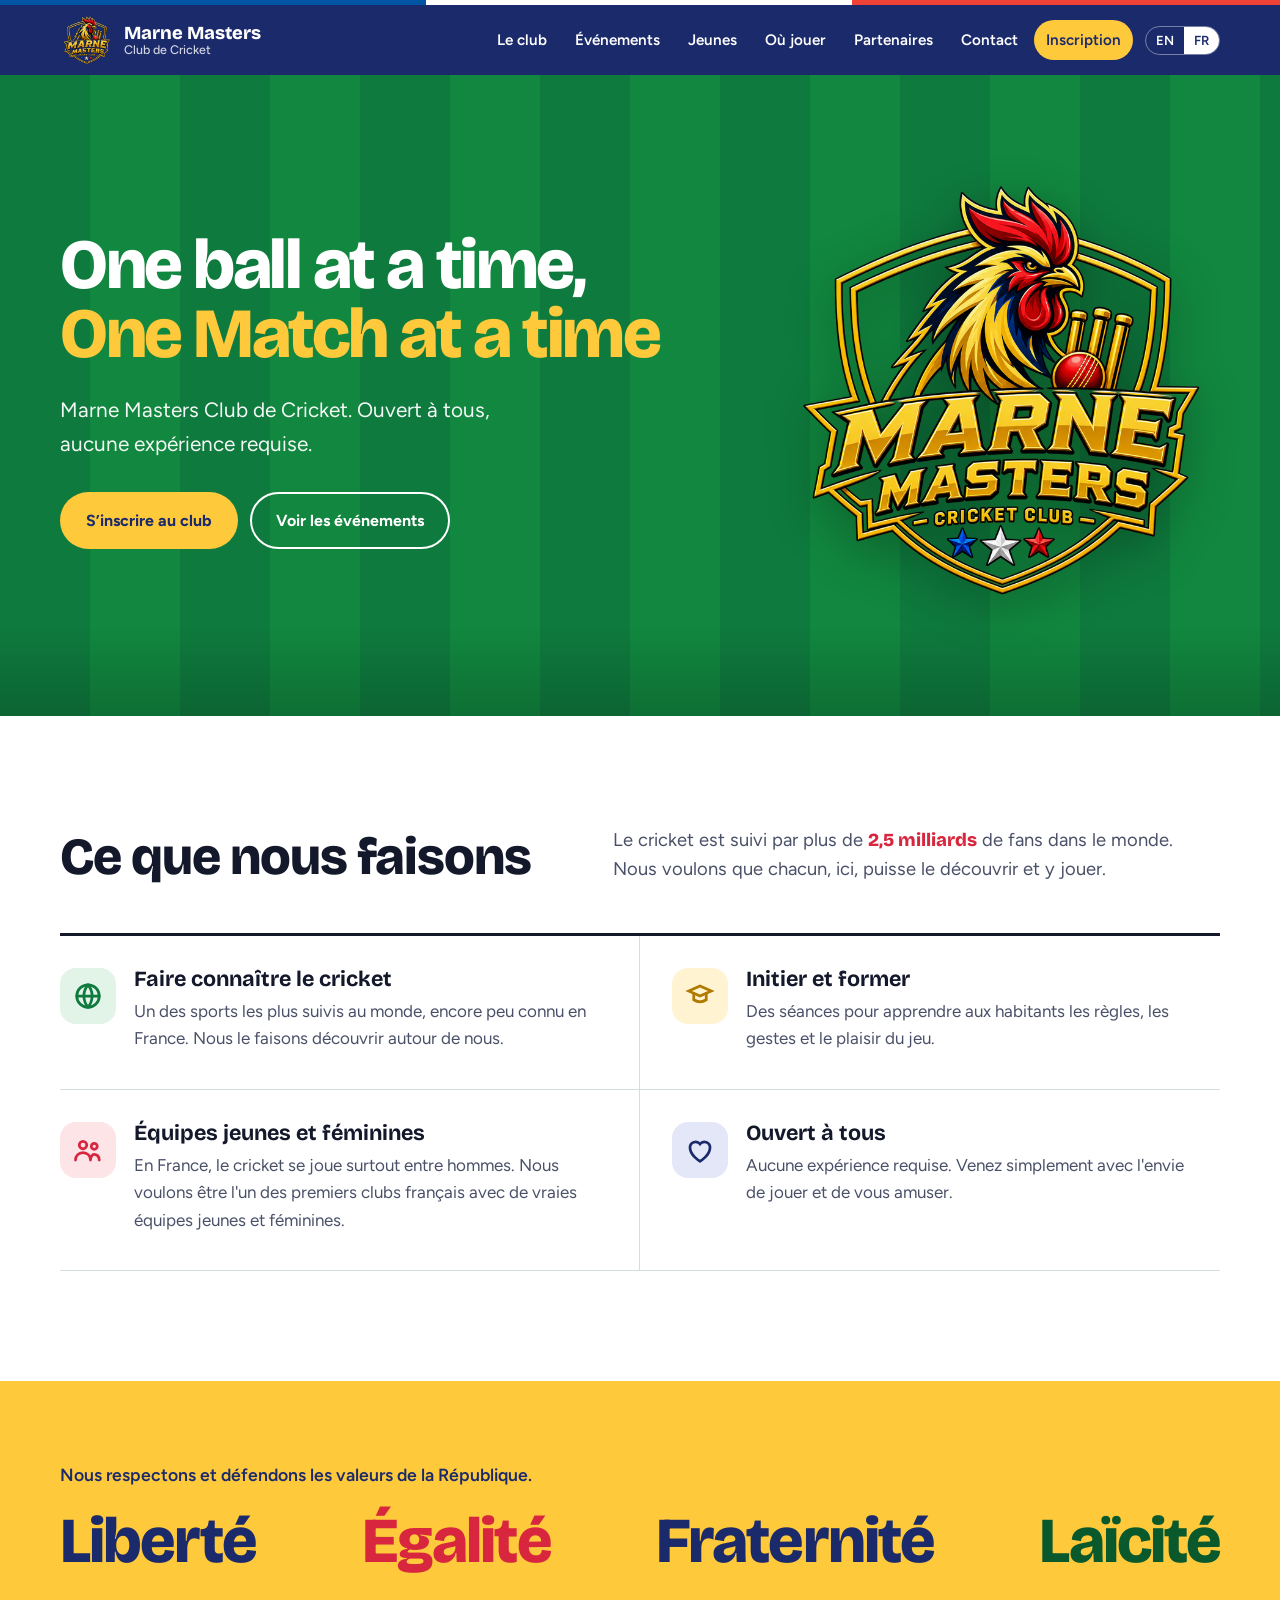
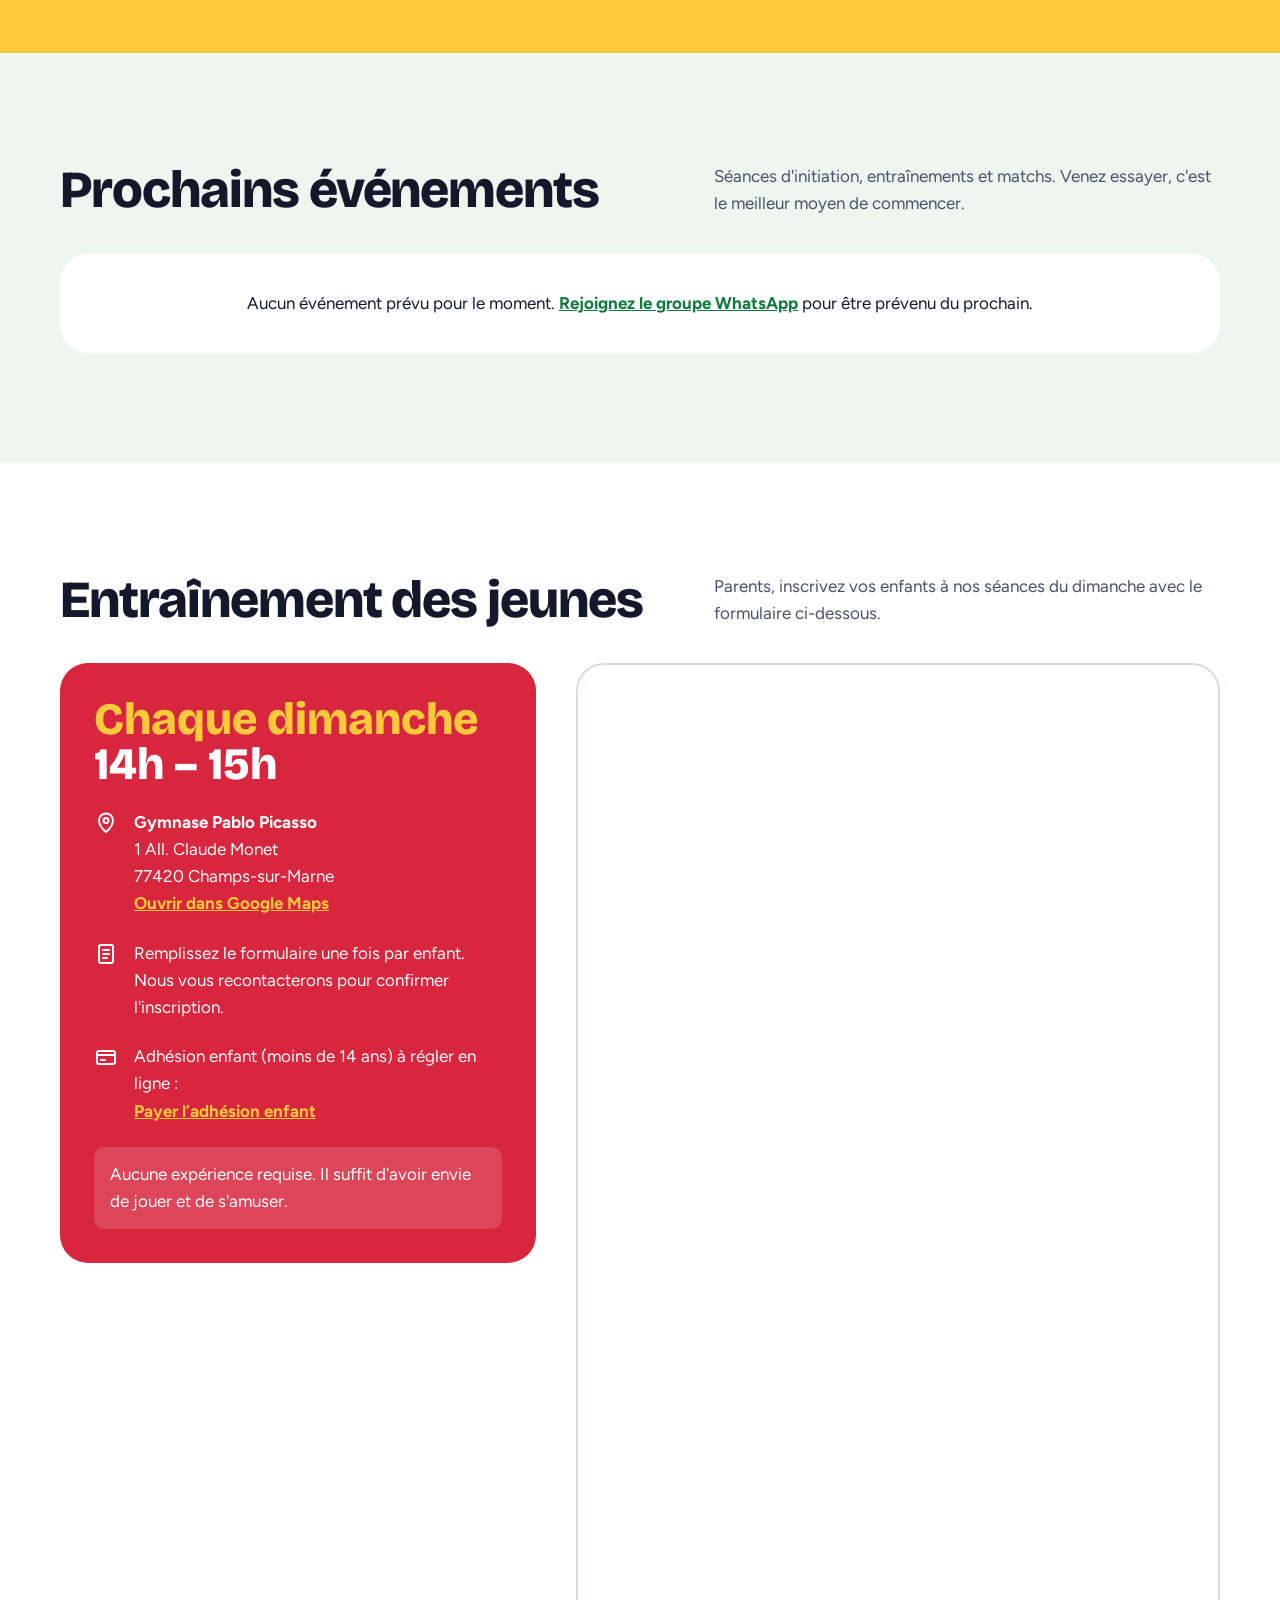
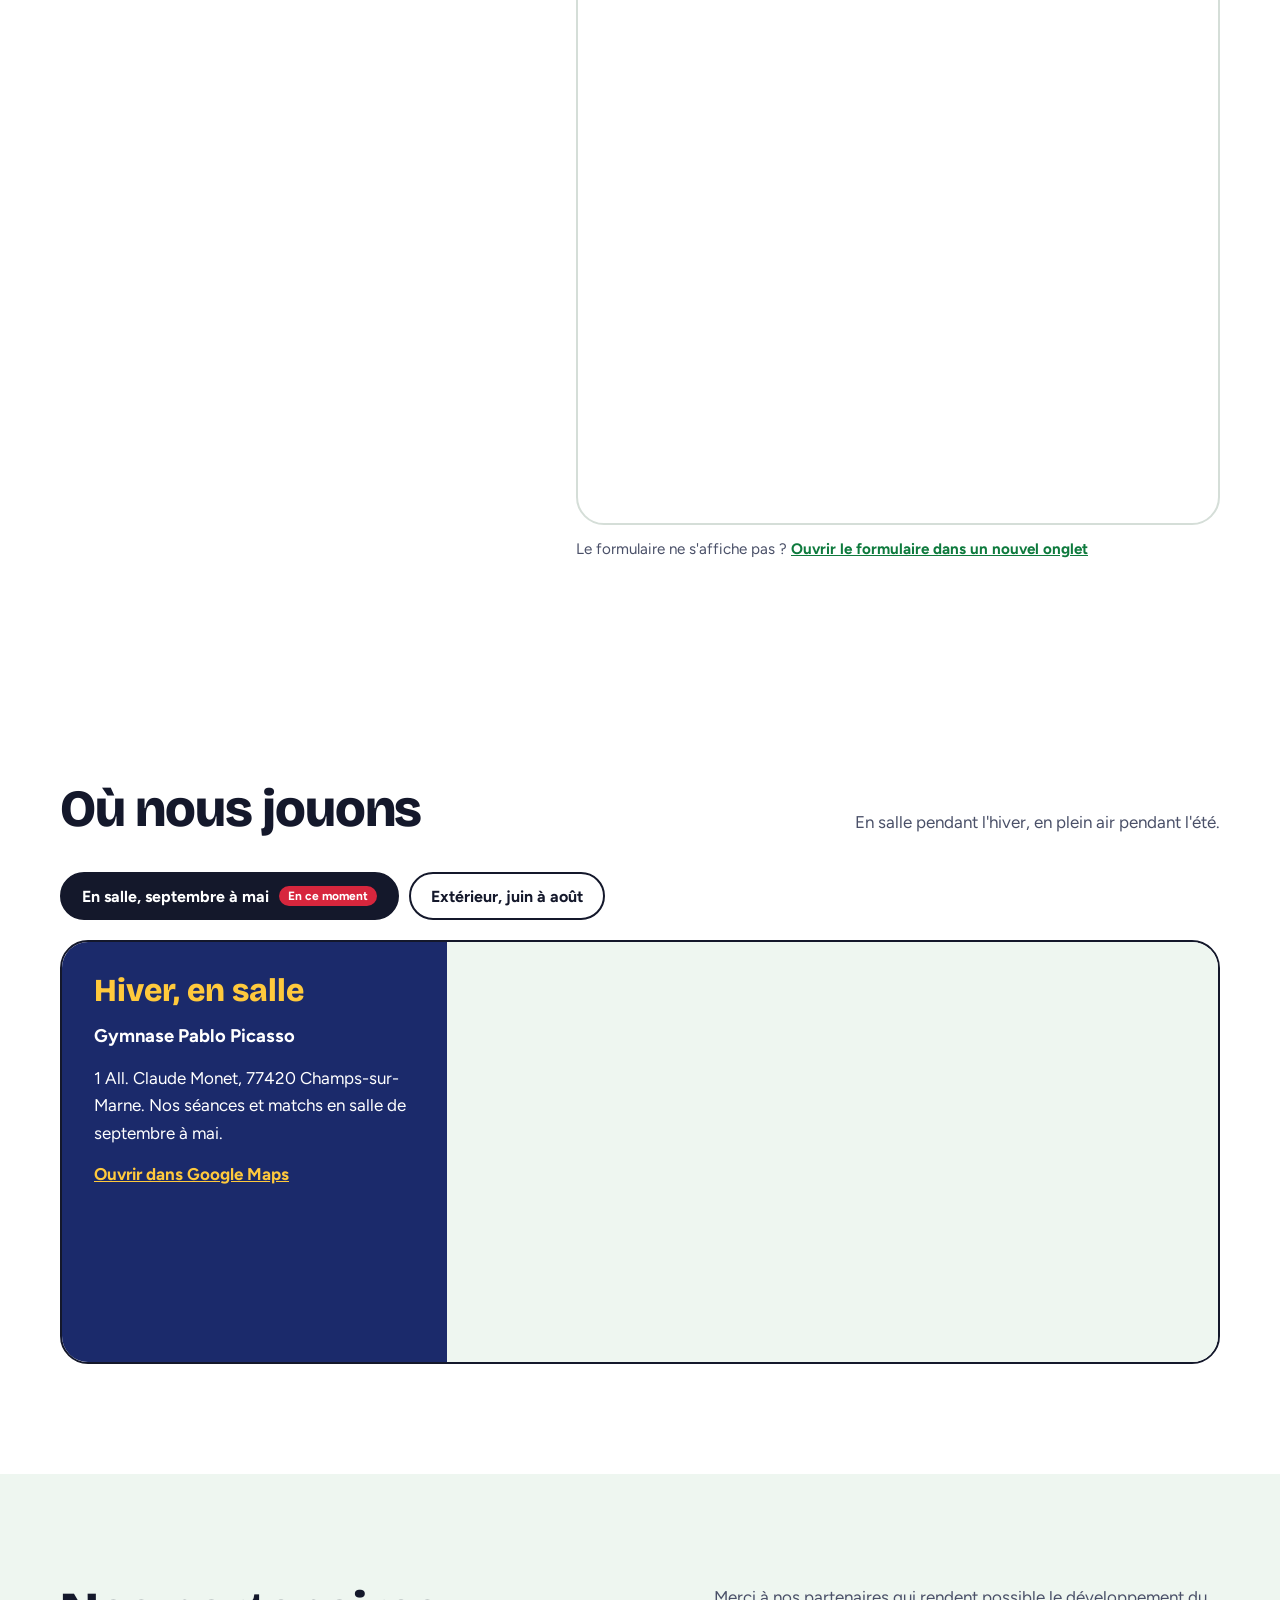
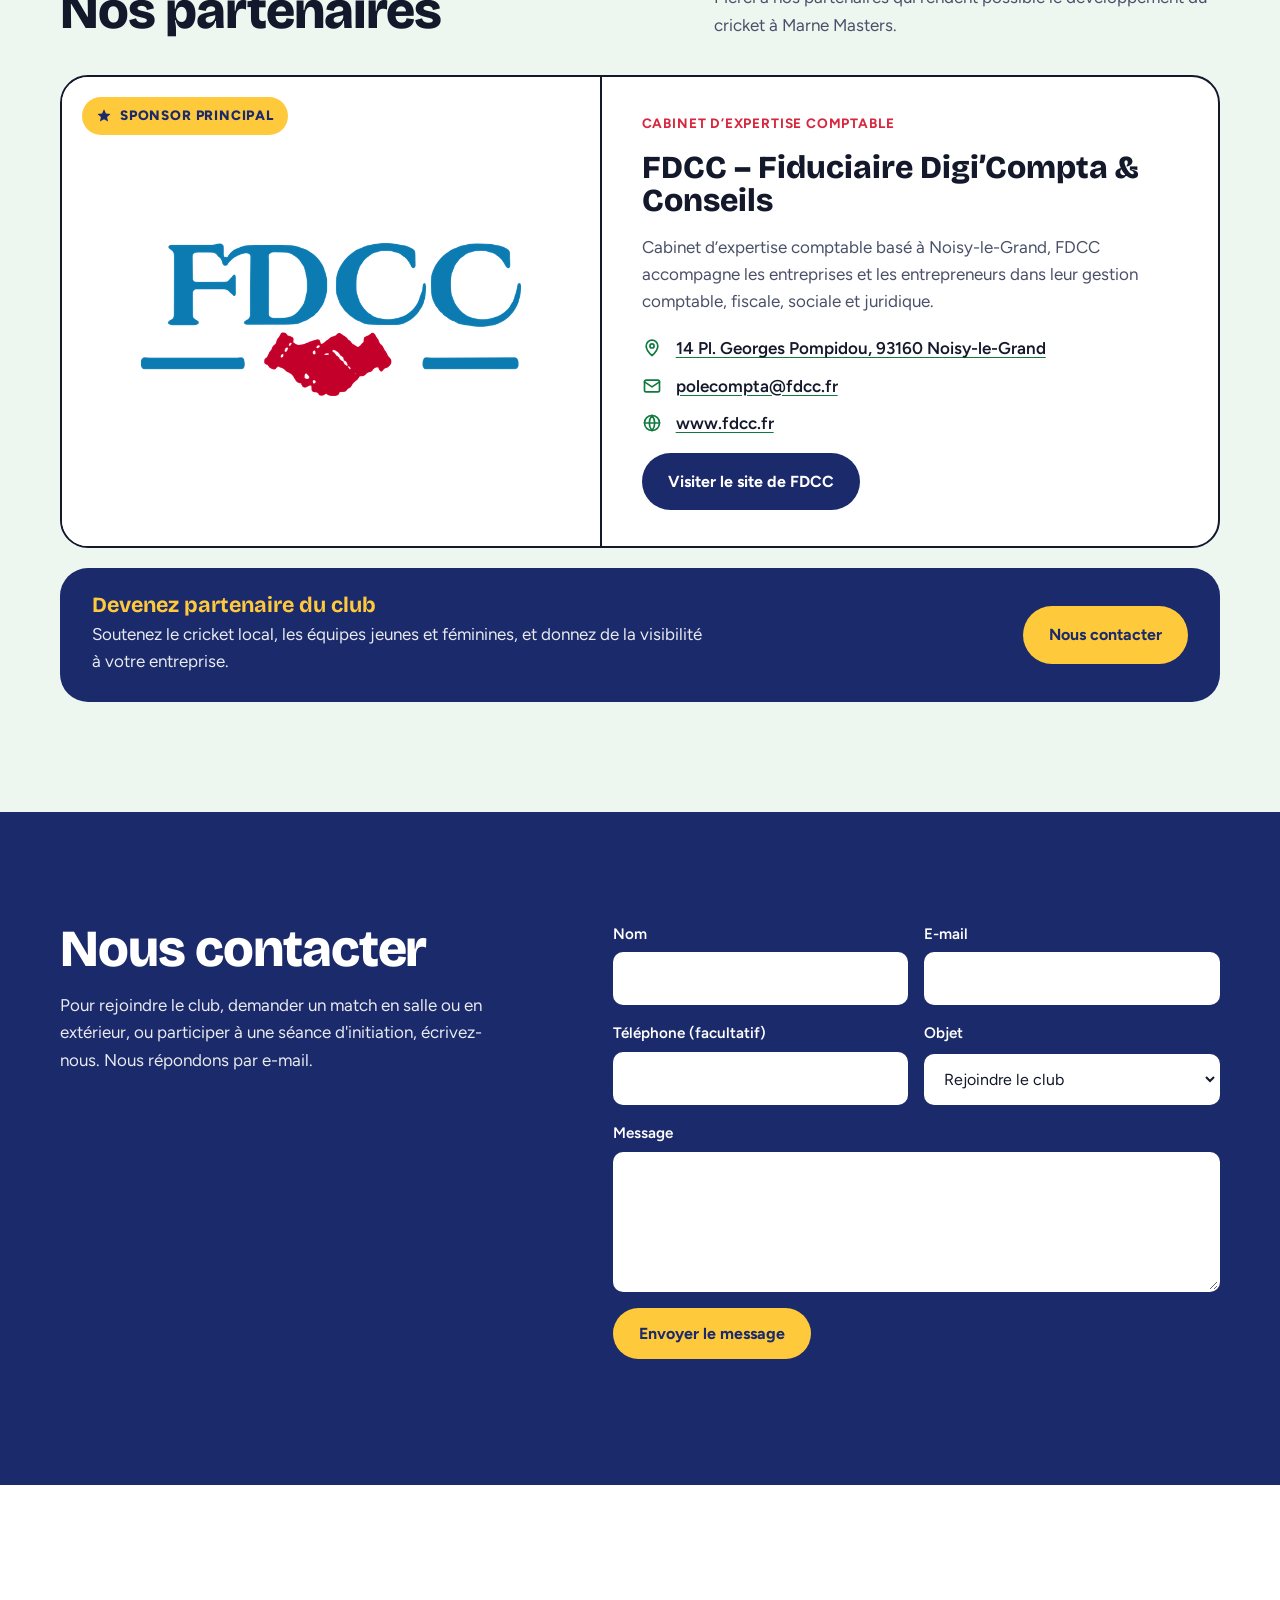
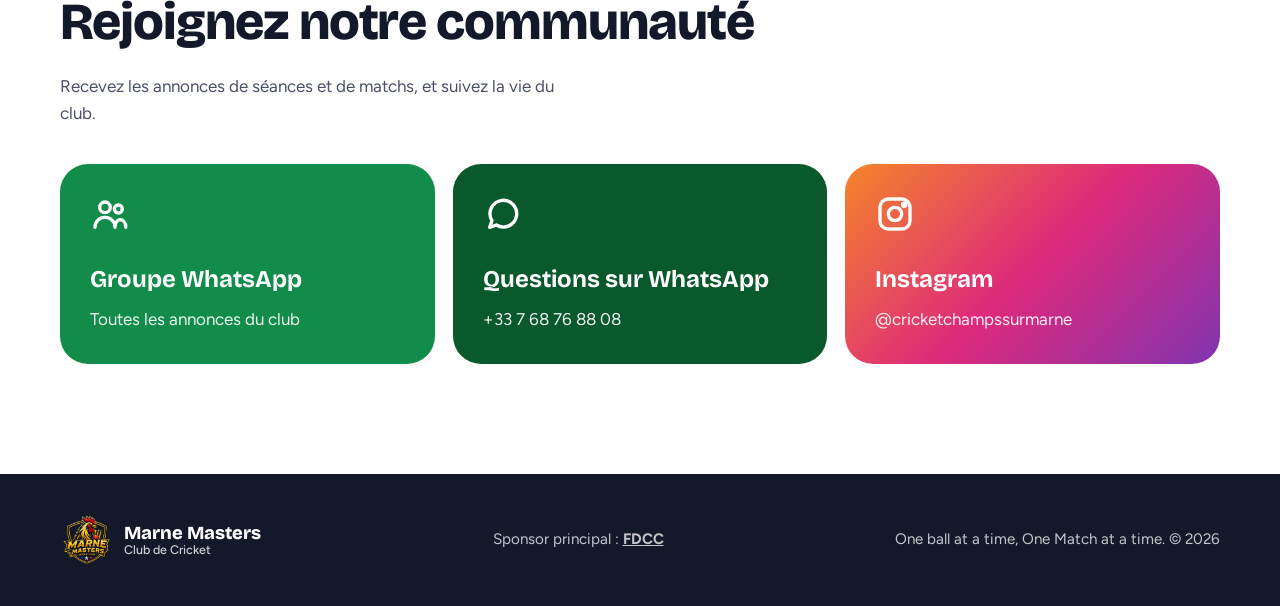
<file: index.html>
<!DOCTYPE html>
<html lang="fr">
<head>
<meta charset="UTF-8">
<meta name="viewport" content="width=device-width, initial-scale=1, viewport-fit=cover">
<title>Marne Masters Club de Cricket</title>
<meta name="description" content="Marne Masters Club de Cricket. One ball at a time, One Match at a time. Ouvert à tous, débutants bienvenus.">
<link rel="icon" type="image/png" href="favicon.png">
<link rel="apple-touch-icon" href="logo.png">
<meta property="og:image" content="logo.png">
<link rel="preconnect" href="https://fonts.googleapis.com">
<link rel="preconnect" href="https://fonts.gstatic.com" crossorigin>
<link href="https://fonts.googleapis.com/css2?family=Bricolage+Grotesque:opsz,wght@12..96,500;12..96,700;12..96,800&family=Figtree:wght@400;500;600;700&display=swap" rel="stylesheet">
<script>
  /* Placeholder badge shown until a logo.png file is added next to this page */
  window.LOGO_FALLBACK = "data:image/svg+xml;utf8," + encodeURIComponent(
    '<svg xmlns="http://www.w3.org/2000/svg" viewBox="0 0 200 200">' +
    '<circle cx="100" cy="100" r="96" fill="#1B2A6B"/>' +
    '<circle cx="100" cy="100" r="84" fill="none" stroke="#FFC93C" stroke-width="4"/>' +
    '<text x="100" y="112" text-anchor="middle" font-family="Arial Black,Arial,sans-serif" font-size="62" font-weight="900" fill="#fff">MM</text>' +
    '<text x="100" y="146" text-anchor="middle" font-family="Arial,sans-serif" font-size="15" font-weight="700" fill="#FFC93C" letter-spacing="3">CRICKET</text>' +
    '<circle cx="100" cy="52" r="13" fill="#D7263D"/>' +
    '<path d="M91 44 Q100 52 91 60 M109 44 Q100 52 109 60" stroke="#fff" stroke-width="1.6" fill="none"/>' +
    '</svg>');
</script>
<link rel="stylesheet" href="styles.css">
</head>
<body>

<div class="tricolore" aria-hidden="true"></div>
<header class="top">
  <nav class="wrap nav" aria-label="Main">
    <a class="brand" href="#top">
      <img src="logo.png" alt="" onerror="this.onerror=null;this.src=LOGO_FALLBACK">
      <span>Marne Masters<small>Club de Cricket</small></span>
    </a>
    <button class="menu-btn" aria-expanded="false" aria-controls="links" data-i18n="menu">Menu</button>
    <div class="links" id="links">
      <a href="#about" data-i18n="nav_about">Le club</a>
      <a href="#events" data-i18n="nav_events">Événements</a>
      <a href="#juniors" data-i18n="nav_juniors">Jeunes</a>
      <a href="#where" data-i18n="nav_where">Où jouer</a>
      <a href="#sponsors" data-i18n="nav_sponsors">Partenaires</a>
      <a href="#contact" data-i18n="nav_contact">Contact</a>
      <a href="inscription.html" class="cta" data-i18n="nav_join">Inscription</a>
      <div class="lang" role="group" aria-label="Language">
        <button type="button" data-lang="en" aria-pressed="false" lang="en">EN</button>
        <button type="button" data-lang="fr" aria-pressed="true" lang="fr">FR</button>
      </div>
    </div>
  </nav>
</header>

<main id="top">
  <!-- HERO -->
  <div class="hero">
    <div class="wrap hero-grid">
      <div>
        <h1 class="slogan"><span>One ball at a time,</span><span>One Match at a time</span></h1>
        <p class="lead" data-i18n="hero_lead">Marne Masters Club de Cricket. Ouvert à tous, aucune expérience requise.</p>
        <div class="btns">
          <a class="btn btn-sun" href="inscription.html" data-i18n="hero_join">S’inscrire au club</a>
          <a class="btn btn-ghost" href="#events" data-i18n="hero_events">Voir les événements</a>
        </div>
      </div>
      <div class="badge-wrap">
        <img class="badge" src="logo.png" alt="Logo Marne Masters Club de Cricket" onerror="this.onerror=null;this.src=LOGO_FALLBACK">
      </div>
    </div>
  </div>

  <!-- ABOUT -->
  <section id="about">
    <div class="wrap">
      <div class="intro">
        <h2 data-i18n="about_title">Ce que nous faisons</h2>
        <p data-i18n-html="about_intro">Le cricket est suivi par plus de <span class="fans">2,5 milliards</span> de fans dans le monde. Nous voulons que chacun, ici, puisse le découvrir et y jouer.</p>
      </div>
      <div class="pillars">
        <div class="pillar">
          <div class="ico" style="background:#E2F3E8" aria-hidden="true">
            <svg width="30" height="30" viewBox="0 0 24 24" fill="none" stroke="#0E7A3D" stroke-width="2.2" stroke-linecap="round"><circle cx="12" cy="12" r="9"/><path d="M3 12h18M12 3a14 14 0 0 1 0 18M12 3a14 14 0 0 0 0 18"/></svg>
          </div>
          <div><h3 data-i18n="p1_t">Faire connaître le cricket</h3><p data-i18n="p1_d">Un des sports les plus suivis au monde, encore peu connu en France. Nous le faisons découvrir autour de nous.</p></div>
        </div>
        <div class="pillar">
          <div class="ico" style="background:#FFF3D1" aria-hidden="true">
            <svg width="30" height="30" viewBox="0 0 24 24" fill="none" stroke="#B07A00" stroke-width="2.2" stroke-linecap="round"><path d="M3 8l9-4 9 4-9 4z"/><path d="M7 10v5c3 2 7 2 10 0v-5"/></svg>
          </div>
          <div><h3 data-i18n="p2_t">Initier et former</h3><p data-i18n="p2_d">Des séances pour apprendre aux habitants les règles, les gestes et le plaisir du jeu.</p></div>
        </div>
        <div class="pillar">
          <div class="ico" style="background:#FCE4E7" aria-hidden="true">
            <svg width="30" height="30" viewBox="0 0 24 24" fill="none" stroke="#D7263D" stroke-width="2.2" stroke-linecap="round"><circle cx="8" cy="8" r="3"/><circle cx="17" cy="9" r="2.4"/><path d="M2 20c0-3.5 2.7-6 6-6s6 2.5 6 6M14 20c0-2.6 1.4-4.6 3-4.6s4 1.4 4 4.6"/></svg>
          </div>
          <div><h3 data-i18n="p3_t">Équipes jeunes et féminines</h3><p data-i18n="p3_d">En France, le cricket se joue surtout entre hommes. Nous voulons être l'un des premiers clubs français avec de vraies équipes jeunes et féminines.</p></div>
        </div>
        <div class="pillar">
          <div class="ico" style="background:#E3E7F7" aria-hidden="true">
            <svg width="30" height="30" viewBox="0 0 24 24" fill="none" stroke="#1B2A6B" stroke-width="2.2" stroke-linecap="round"><path d="M12 21s-8-4.6-8-11a4.5 4.5 0 0 1 8-2.8A4.5 4.5 0 0 1 20 10c0 6.4-8 11-8 11z"/></svg>
          </div>
          <div><h3 data-i18n="p4_t">Ouvert à tous</h3><p data-i18n="p4_d">Aucune expérience requise. Venez simplement avec l'envie de jouer et de vous amuser.</p></div>
        </div>
      </div>
    </div>
  </section>

  <!-- VALUES -->
  <div class="values">
    <div class="wrap">
      <p data-i18n="values_lead">Nous respectons et défendons les valeurs de la République.</p>
      <div class="values-row" lang="fr">
        <b>Liberté</b><b>Égalité</b><b>Fraternité</b><b>Laïcité</b>
      </div>
    </div>
  </div>

  <!-- EVENTS -->
  <section id="events" class="events">
    <div class="wrap">
      <div class="section-head">
        <h2 data-i18n="events_title">Prochains événements</h2>
        <p data-i18n="events_sub">Séances d'initiation, entraînements et matchs. Venez essayer, c'est le meilleur moyen de commencer.</p>
      </div>
      <div class="event-list" id="event-list" aria-live="polite"></div>
    </div>
  </section>


  <!-- JUNIORS -->
  <section id="juniors">
    <div class="wrap">
      <div class="section-head">
        <h2 data-i18n="jr_title">Entraînement des jeunes</h2>
        <p data-i18n="jr_sub">Parents, inscrivez vos enfants à nos séances du dimanche avec le formulaire ci-dessous.</p>
      </div>
      <div class="juniors-grid">
        <aside class="jcard">
          <div class="when"><span data-i18n="jr_day">Chaque dimanche</span>14h – 15h</div>
          <div class="jrow">
            <svg viewBox="0 0 24 24" fill="none" stroke="#fff" stroke-width="2" stroke-linecap="round"><path d="M12 21s-7-6.1-7-11.5A7 7 0 0 1 19 9.5C19 14.9 12 21 12 21z"/><circle cx="12" cy="9.5" r="2.5"/></svg>
            <div><b>Gymnase Pablo Picasso</b>1 All. Claude Monet<br>77420 Champs-sur-Marne<br>
            <a href="https://www.google.com/maps/search/?api=1&query=Gymnase+Pablo+Picasso+1+All%C3%A9e+Claude+Monet+77420+Champs-sur-Marne" target="_blank" rel="noopener" data-i18n="open_maps">Ouvrir dans Google Maps</a></div>
          </div>
          <div class="jrow">
            <svg viewBox="0 0 24 24" fill="none" stroke="#fff" stroke-width="2" stroke-linecap="round"><rect x="5" y="3" width="14" height="18" rx="2"/><path d="M9 8h6M9 12h6M9 16h4"/></svg>
            <div data-i18n="jr_how">Remplissez le formulaire une fois par enfant. Nous vous recontacterons pour confirmer l'inscription.</div>
          </div>
          <div class="jrow">
            <svg viewBox="0 0 24 24" fill="none" stroke="#fff" stroke-width="2" stroke-linecap="round"><rect x="3" y="6" width="18" height="13" rx="2"/><path d="M3 10h18M7 15h4"/></svg>
            <div><span data-i18n="jr_pay">Adhésion enfant (moins de 14 ans) à régler en ligne :</span><br><a href="inscription.html#enfant" data-i18n="jr_pay_link">Payer l’adhésion enfant</a></div>
          </div>
          <p class="note" data-i18n="jr_note">Aucune expérience requise. Il suffit d'avoir envie de jouer et de s'amuser.</p>
        </aside>
        <div>
          <div class="form-embed">
            <iframe src="https://docs.google.com/forms/d/e/1FAIpQLScXdxN8fbzBGvjjAEmem76QoSn2uV1bv4hTvFuVwhsgiMcHhQ/viewform?embedded=true" title="Inscription des jeunes / Junior registration" loading="lazy">Loading…</iframe>
          </div>
          <p class="form-alt"><span data-i18n="jr_alt">Le formulaire ne s'affiche pas ?</span> <a href="https://docs.google.com/forms/d/e/1FAIpQLScXdxN8fbzBGvjjAEmem76QoSn2uV1bv4hTvFuVwhsgiMcHhQ/viewform" target="_blank" rel="noopener" data-i18n="jr_alt_link">Ouvrir le formulaire dans un nouvel onglet</a></p>
        </div>
      </div>
    </div>
  </section>

  <!-- WHERE WE PLAY -->
  <section id="where">
    <div class="wrap">
      <div class="section-head">
        <h2 data-i18n="where_title">Où nous jouons</h2>
        <p data-i18n="where_sub">En salle pendant l'hiver, en plein air pendant l'été.</p>
      </div>
      <div class="tabs" role="tablist">
        <button class="tab" role="tab" id="tab-indoor" aria-controls="map-panel" data-venue="indoor"><span data-i18n="tab_indoor">En salle, septembre à mai</span></button>
        <button class="tab" role="tab" id="tab-outdoor" aria-controls="map-panel" data-venue="outdoor"><span data-i18n="tab_outdoor">Extérieur, juin à août</span></button>
      </div>
      <div class="map-card" id="map-panel" role="tabpanel">
        <div class="map-info">
          <div class="season" id="venue-season"></div>
          <p id="venue-name" style="font-weight:700;font-size:1.15rem"></p>
          <p id="venue-desc"></p>
          <a id="venue-link" target="_blank" rel="noopener" data-i18n="open_maps">Ouvrir dans Google Maps</a>
        </div>
        <div class="map-frame">
          <iframe id="venue-map" title="Map" loading="lazy" allowfullscreen referrerpolicy="strict-origin-when-cross-origin"></iframe>
        </div>
      </div>
    </div>
  </section>


  <!-- SPONSORS -->
  <section id="sponsors" class="sponsors">
    <div class="wrap">
      <div class="section-head">
        <h2 data-i18n="sp_title">Nos partenaires</h2>
        <p data-i18n="sp_sub">Merci à nos partenaires qui rendent possible le développement du cricket à Marne Masters.</p>
      </div>

      <article class="sponsor-main">
        <div class="sponsor-logo">
          <span class="ribbon"><svg viewBox="0 0 24 24" fill="currentColor"><path d="M12 2l2.9 6.3 6.9.7-5.2 4.6 1.5 6.8L12 17l-6.1 3.4 1.5-6.8L2.2 9l6.9-.7z"/></svg><span data-i18n="sp_main">Sponsor principal</span></span>
          <a href="https://www.fdcc.fr" target="_blank" rel="noopener"><img src="fdcc-logo.png" alt="FDCC – Fiduciaire Digi’Compta &amp; Conseils" loading="lazy"></a>
        </div>
        <div class="sponsor-info">
          <span class="kind" data-i18n="sp_kind">Cabinet d’expertise comptable</span>
          <h3>FDCC – Fiduciaire Digi’Compta &amp; Conseils</h3>
          <p class="desc" data-i18n="sp_desc">Cabinet d’expertise comptable basé à Noisy-le-Grand, FDCC accompagne les entreprises et les entrepreneurs dans leur gestion comptable, fiscale, sociale et juridique.</p>
          <ul class="sponsor-facts">
            <li><svg viewBox="0 0 24 24" fill="none" stroke="currentColor" stroke-width="2" stroke-linecap="round"><path d="M12 21s-7-6.1-7-11.5A7 7 0 0 1 19 9.5C19 14.9 12 21 12 21z"/><circle cx="12" cy="9.5" r="2.5"/></svg><a href="https://www.google.com/maps/search/?api=1&query=14+Place+Georges+Pompidou+93160+Noisy-le-Grand" target="_blank" rel="noopener">14 Pl. Georges Pompidou, 93160 Noisy-le-Grand</a></li>
            <li><svg viewBox="0 0 24 24" fill="none" stroke="currentColor" stroke-width="2" stroke-linecap="round" stroke-linejoin="round"><rect x="3" y="5" width="18" height="14" rx="2"/><path d="M3 7l9 6 9-6"/></svg><a href="mailto:polecompta@fdcc.fr">polecompta@fdcc.fr</a></li>
            <li><svg viewBox="0 0 24 24" fill="none" stroke="currentColor" stroke-width="2" stroke-linecap="round"><circle cx="12" cy="12" r="9"/><path d="M3 12h18M12 3a14 14 0 0 1 0 18M12 3a14 14 0 0 0 0 18"/></svg><a href="https://www.fdcc.fr" target="_blank" rel="noopener">www.fdcc.fr</a></li>
          </ul>
          <a class="btn btn-navy" href="https://www.fdcc.fr" target="_blank" rel="noopener" data-i18n="sp_visit">Visiter le site de FDCC</a>
        </div>
      </article>

      <div class="become">
        <div>
          <h3 data-i18n="sp_become_t">Devenez partenaire du club</h3>
          <p data-i18n="sp_become_d">Soutenez le cricket local, les équipes jeunes et féminines, et donnez de la visibilité à votre entreprise.</p>
        </div>
        <a class="btn btn-sun" href="#contact" id="become-sponsor" data-i18n="sp_become_btn">Nous contacter</a>
      </div>
    </div>
  </section>

  <!-- CONTACT -->
  <section id="contact" class="contact">
    <div class="wrap contact-grid">
      <div class="side">
        <h2 data-i18n="contact_title">Nous contacter</h2>
        <p data-i18n="contact_sub">Pour rejoindre le club, demander un match en salle ou en extérieur, ou participer à une séance d'initiation, écrivez-nous. Nous répondons par e-mail.</p>
      </div>
      <form id="contact-form" action="https://formsubmit.co/cricketchampssurmarne@gmail.com" method="POST">
        <input type="text" name="_honey" class="hp" tabindex="-1" autocomplete="off" aria-hidden="true">
        <input type="hidden" name="_captcha" value="false">
        <input type="hidden" name="_template" value="table">
        <div class="field">
          <label for="f-name" data-i18n="f_name">Nom</label>
          <input id="f-name" name="name" required autocomplete="name">
        </div>
        <div class="field">
          <label for="f-email" data-i18n="f_email">E-mail</label>
          <input id="f-email" name="email" type="email" required autocomplete="email">
        </div>
        <div class="field">
          <label for="f-phone" data-i18n="f_phone">Téléphone (facultatif)</label>
          <input id="f-phone" name="phone" type="tel" autocomplete="tel">
        </div>
        <div class="field">
          <label for="f-reason" data-i18n="f_reason">Objet</label>
          <select id="f-reason" name="reason" required>
            <option value="Join the club" data-i18n="r_join">Rejoindre le club</option>
            <option value="Session d'initiation" data-i18n="r_init">Participer à une séance d'initiation</option>
            <option value="Match request - indoor" data-i18n="r_indoor">Demander un match en salle</option>
            <option value="Match request - outdoor" data-i18n="r_outdoor">Demander un match en extérieur</option>
            <option value="Sponsorship" data-i18n="r_sponsor">Devenir partenaire / sponsor</option>
            <option value="Other" data-i18n="r_other">Autre question</option>
          </select>
        </div>
        <div class="field full">
          <label for="f-msg" data-i18n="f_msg">Message</label>
          <textarea id="f-msg" name="message" required></textarea>
        </div>
        <div class="field full">
          <button class="btn btn-sun" type="submit" id="f-submit" data-i18n="f_send" style="justify-self:start">Envoyer le message</button>
        </div>
        <p class="status" id="f-status" role="status"></p>
      </form>
    </div>
  </section>

  <!-- COMMUNITY -->
  <section id="community">
    <div class="wrap">
      <div class="section-head">
        <h2 data-i18n="comm_title">Rejoignez notre communauté</h2>
        <p data-i18n="comm_sub">Recevez les annonces de séances et de matchs, et suivez la vie du club.</p>
      </div>
      <div class="community-grid">
        <a class="social s-group" href="https://chat.whatsapp.com/HmHMP0PpFwy5ePC0eLAhVS" target="_blank" rel="noopener">
          <svg viewBox="0 0 24 24" fill="none" stroke="#fff" stroke-width="2" stroke-linecap="round"><circle cx="9" cy="8" r="3.2"/><circle cx="17" cy="9" r="2.4"/><path d="M3 20c0-3.5 2.7-6 6-6s6 2.5 6 6M15 20c0-2.6 1.4-4.6 3-4.6s3.5 1.4 3.5 4.6"/></svg>
          <strong data-i18n="c1_t">Groupe WhatsApp</strong>
          <span data-i18n="c1_d">Toutes les annonces du club</span>
        </a>
        <a class="social s-chat" href="https://wa.me/33768768808" target="_blank" rel="noopener">
          <svg viewBox="0 0 24 24" fill="none" stroke="#fff" stroke-width="2" stroke-linejoin="round"><path d="M4 20l1.4-4A8 8 0 1 1 8 18.6z"/></svg>
          <strong data-i18n="c2_t">Questions sur WhatsApp</strong>
          <span>+33 7 68 76 88 08</span>
        </a>
        <a class="social s-insta" href="https://www.instagram.com/cricketchampssurmarne/" target="_blank" rel="noopener">
          <svg viewBox="0 0 24 24" fill="none" stroke="#fff" stroke-width="2"><rect x="3" y="3" width="18" height="18" rx="5"/><circle cx="12" cy="12" r="4"/><circle cx="17.5" cy="6.5" r="1" fill="#fff"/></svg>
          <strong>Instagram</strong>
          <span>@cricketchampssurmarne</span>
        </a>
      </div>
    </div>
  </section>
</main>

<footer>
  <div class="wrap foot">
    <a class="brand" href="#top">
      <img src="logo.png" alt="" onerror="this.onerror=null;this.src=LOGO_FALLBACK">
      <span>Marne Masters<small>Club de Cricket</small></span>
    </a>
    <p class="foot-sponsor"><span data-i18n="sp_main">Sponsor principal</span> : <a href="https://www.fdcc.fr" target="_blank" rel="noopener">FDCC</a></p>
    <p>One ball at a time, One Match at a time. &copy; <span id="year"></span></p>
  </div>
</footer>

<!-- Events are edited in events.js -->
<script src="events.js"></script>
<script>
/* ---------------- Translations ---------------- */
const T = {
  fr:{
    nav_sponsors:"Partenaires",sp_title:"Nos partenaires",sp_sub:"Merci à nos partenaires qui rendent possible le développement du cricket à Marne Masters.",sp_main:"Sponsor principal",sp_kind:"Cabinet d’expertise comptable",sp_desc:"Cabinet d’expertise comptable basé à Noisy-le-Grand, FDCC accompagne les entreprises et les entrepreneurs dans leur gestion comptable, fiscale, sociale et juridique.",sp_visit:"Visiter le site de FDCC",sp_become_t:"Devenez partenaire du club",sp_become_d:"Soutenez le cricket local, les équipes jeunes et féminines, et donnez de la visibilité à votre entreprise.",sp_become_btn:"Nous contacter",r_sponsor:"Devenir partenaire / sponsor",
    nav_juniors:"Jeunes",jr_title:"Entraînement des jeunes",jr_sub:"Parents, inscrivez vos enfants à nos séances du dimanche avec le formulaire ci-dessous.",jr_day:"Chaque dimanche",jr_how:"Remplissez le formulaire une fois par enfant. Nous vous recontacterons pour confirmer l'inscription.",jr_note:"Aucune expérience requise. Il suffit d'avoir envie de jouer et de s'amuser.",jr_alt:"Le formulaire ne s'affiche pas ?",jr_alt_link:"Ouvrir le formulaire dans un nouvel onglet",
    menu:"Menu",nav_about:"Le club",nav_events:"Événements",nav_where:"Où jouer",nav_community:"Communauté",nav_join:"Inscription",nav_contact:"Contact",jr_pay:"Adhésion enfant (moins de 14 ans) à régler en ligne :",jr_pay_link:"Payer l’adhésion enfant",
    hero_lead:"Marne Masters Club de Cricket. Ouvert à tous, aucune expérience requise.",hero_join:"S’inscrire au club",hero_events:"Voir les événements",
    about_title:"Ce que nous faisons",
    about_intro:'Le cricket est suivi par plus de <span class="fans">2,5 milliards</span> de fans dans le monde. Nous voulons que chacun, ici, puisse le découvrir et y jouer.',
    p1_t:"Faire connaître le cricket",p1_d:"Un des sports les plus suivis au monde, encore peu connu en France. Nous le faisons découvrir autour de nous.",
    p2_t:"Initier et former",p2_d:"Des séances pour apprendre aux habitants les règles, les gestes et le plaisir du jeu.",
    p3_t:"Équipes jeunes et féminines",p3_d:"En France, le cricket se joue surtout entre hommes. Nous voulons être l'un des premiers clubs français avec de vraies équipes jeunes et féminines.",
    p4_t:"Ouvert à tous",p4_d:"Aucune expérience requise. Venez simplement avec l'envie de jouer et de vous amuser.",
    values_lead:"Nous respectons et défendons les valeurs de la République.",
    events_title:"Prochains événements",events_sub:"Séances d'initiation, entraînements et matchs. Venez essayer, c'est le meilleur moyen de commencer.",
    events_empty:'Aucun événement prévu pour le moment. <a href="https://chat.whatsapp.com/HmHMP0PpFwy5ePC0eLAhVS" target="_blank" rel="noopener">Rejoignez le groupe WhatsApp</a> pour être prévenu du prochain.',
    where_title:"Où nous jouons",where_sub:"En salle pendant l'hiver, en plein air pendant l'été.",
    tab_indoor:"En salle, septembre à mai",tab_outdoor:"Extérieur, juin à août",now:"En ce moment",
    in_season:"Hiver, en salle",in_name:"Gymnase Pablo Picasso",in_desc:"1 All. Claude Monet, 77420 Champs-sur-Marne. Nos séances et matchs en salle de septembre à mai.",
    out_season:"Été, en extérieur",out_name:"Terrain extérieur",out_desc:"Nos séances et matchs en plein air de juin à août.",
    open_maps:"Ouvrir dans Google Maps",
    contact_title:"Nous contacter",contact_sub:"Pour rejoindre le club, demander un match en salle ou en extérieur, ou participer à une séance d'initiation, écrivez-nous. Nous répondons par e-mail.",
    f_name:"Nom",f_email:"E-mail",f_phone:"Téléphone (facultatif)",f_reason:"Objet",f_msg:"Message",f_send:"Envoyer le message",f_sending:"Envoi en cours…",
    r_join:"Rejoindre le club",r_init:"Participer à une séance d'initiation",r_indoor:"Demander un match en salle",r_outdoor:"Demander un match en extérieur",r_other:"Autre question",
    f_ok:"Message envoyé. Nous vous répondrons bientôt par e-mail.",
    f_err:"Le message n'a pas pu être envoyé. Vérifiez votre connexion et réessayez, ou écrivez-nous sur WhatsApp au +33 7 68 76 88 08.",
    comm_title:"Rejoignez notre communauté",comm_sub:"Recevez les annonces de séances et de matchs, et suivez la vie du club.",
    c1_t:"Groupe WhatsApp",c1_d:"Toutes les annonces du club",c2_t:"Questions sur WhatsApp"
  },
  en:{
    nav_sponsors:"Sponsors",sp_title:"Our sponsors",sp_sub:"Thank you to the partners who help us grow cricket at Marne Masters.",sp_main:"Main sponsor",sp_kind:"Chartered accountancy firm",sp_desc:"An accountancy firm based in Noisy-le-Grand, FDCC supports businesses and entrepreneurs with their accounting, tax, payroll and legal management.",sp_visit:"Visit the FDCC website",sp_become_t:"Become a club sponsor",sp_become_d:"Support local cricket and our junior and women’s teams, and give your business visibility.",sp_become_btn:"Get in touch",r_sponsor:"Become a partner / sponsor",
    nav_juniors:"Juniors",jr_title:"Junior training",jr_sub:"Parents, register your children for our Sunday sessions using the form below.",jr_day:"Every Sunday",jr_how:"Fill in the form once per child. We will get back to you to confirm the registration.",jr_note:"No experience needed. Just bring the spirit to play and enjoy the game.",jr_alt:"Form not showing?",jr_alt_link:"Open the form in a new tab",
    menu:"Menu",nav_about:"The club",nav_events:"Events",nav_where:"Where we play",nav_community:"Community",nav_join:"Register",nav_contact:"Contact",jr_pay:"Child membership (under 14) is paid online:",jr_pay_link:"Pay the child membership",
    hero_lead:"Marne Masters Club de Cricket. Open to everyone, no experience needed.",hero_join:"Register for the club",hero_events:"See upcoming events",
    about_title:"What we do",
    about_intro:'Cricket is followed by over <span class="fans">2.5 billion</span> fans worldwide. We want everyone here to be able to discover it and play.',
    p1_t:"Promote cricket",p1_d:"One of the most followed sports in the world, still little known in France. We bring it to our community.",
    p2_t:"Teach and train",p2_d:"Sessions that teach local residents the rules, the skills and the joy of the game.",
    p3_t:"Junior and women's teams",p3_d:"In France, cricket is mostly played by men. We aim to be one of the first French clubs with proper junior and women's teams.",
    p4_t:"Open to everyone",p4_d:"No prior experience required. Just bring the spirit to play and enjoy the game.",
    values_lead:"We respect and uphold the values of the French Republic.",
    events_title:"Upcoming events",events_sub:"Beginner sessions, training and matches. Coming along is the best way to start.",
    events_empty:'No events scheduled right now. <a href="https://chat.whatsapp.com/HmHMP0PpFwy5ePC0eLAhVS" target="_blank" rel="noopener">Join the WhatsApp community</a> to hear about the next one.',
    where_title:"Where we play",where_sub:"Indoors in winter, outdoors in summer.",
    tab_indoor:"Indoor, September to May",tab_outdoor:"Outdoor, June to August",now:"Now",
    in_season:"Winter, indoor",in_name:"Gymnase Pablo Picasso",in_desc:"1 All. Claude Monet, 77420 Champs-sur-Marne. Our indoor sessions and matches from September to May.",
    out_season:"Summer, outdoor",out_name:"Outdoor ground",out_desc:"Our outdoor sessions and matches from June to August.",
    open_maps:"Open in Google Maps",
    contact_title:"Contact us",contact_sub:"To join the club, request a match indoor or outdoor, or take part in a session d'initiation (beginner session), send us a message. We reply by email.",
    f_name:"Name",f_email:"Email",f_phone:"Phone (optional)",f_reason:"Subject",f_msg:"Message",f_send:"Send message",f_sending:"Sending…",
    r_join:"Join the club",r_init:"Take part in a session d'initiation",r_indoor:"Request an indoor match",r_outdoor:"Request an outdoor match",r_other:"Other question",
    f_ok:"Message sent. We'll reply by email soon.",
    f_err:"The message couldn't be sent. Check your connection and try again, or message us on WhatsApp at +33 7 68 76 88 08.",
    comm_title:"Join our community",comm_sub:"Get announcements about sessions and matches, and follow club life.",
    c1_t:"WhatsApp community",c1_d:"All club announcements",c2_t:"Questions on WhatsApp"
  }
};

const VENUES = {
  indoor:{
    map:"https://www.google.com/maps/embed?pb=!1m14!1m8!1m3!1d4462.012967747419!2d2.6106966708455737!3d48.84065937995965!3m2!1i1024!2i768!4f13.1!3m3!1m2!1s0x47e60fc3458d9f41%3A0xbe641aef6d94e87e!2sGymnase%20Pablo%20Picasso!5e1!3m2!1sen!2sfr!4v1791531124717!5m2!1sen!2sfr",
    link:"https://www.google.com/maps/search/?api=1&query=Gymnase+Pablo+Picasso+1+All%C3%A9e+Claude+Monet+77420+Champs-sur-Marne",
    keys:["in_season","in_name","in_desc"]
  },
  outdoor:{
    map:"https://www.google.com/maps/embed?pb=!1m10!1m8!1m3!1d2652.5921839871853!2d2.5849636694031535!3d48.850788763892794!3m2!1i1024!2i768!4f13.1!5e1!3m2!1sen!2sfr!4v1791531192126!5m2!1sen!2sfr",
    link:"https://www.google.com/maps/search/?api=1&query=48.850788763892794,2.5849636694031535",
    keys:["out_season","out_name","out_desc"]
  }
};

let lang = "fr";
try { lang = localStorage.getItem("mm-lang") || "fr"; } catch(e){}
const month = new Date().getMonth() + 1;
const currentVenue = (month >= 6 && month <= 8) ? "outdoor" : "indoor";
let venue = currentVenue;

function setLang(l){
  lang = l;
  document.documentElement.lang = l;
  try { localStorage.setItem("mm-lang", l); } catch(e){}
  document.querySelectorAll("[data-i18n]").forEach(el => { const v = T[l][el.dataset.i18n]; if (v) el.textContent = v; });
  document.querySelectorAll("[data-i18n-html]").forEach(el => { el.innerHTML = T[l][el.dataset.i18nHtml]; });
  document.querySelectorAll(".lang button").forEach(b => b.setAttribute("aria-pressed", b.dataset.lang === l));
  markNow(); showVenue(venue, false); renderEvents();
}

/* ---------------- Events ---------------- */
function esc(s){ return String(s ?? "").replace(/[&<>"']/g, c => ({"&":"&amp;","<":"&lt;",">":"&gt;",'"':"&quot;","'":"&#39;"}[c])); }
function renderEvents(){
  const list = document.getElementById("event-list");
  const today = new Date(); today.setHours(0,0,0,0);
  const pick = (e, k) => (lang === "en" && e[k + "_en"]) ? e[k + "_en"] : e[k];
  const items = (typeof EVENTS !== "undefined" ? EVENTS : [])
    .map(e => ({...e, title:pick(e,"title"), place:pick(e,"place"), details:pick(e,"details"), tag:pick(e,"tag"), d:new Date(e.date + "T00:00:00")}))
    .filter(e => !isNaN(e.d) && e.d >= today)
    .sort((a,b) => a.d - b.d);
  if (!items.length){ list.innerHTML = `<div class="empty">${T[lang].events_empty}</div>`; return; }
  const loc = lang === "fr" ? "fr-FR" : "en-GB";
  list.innerHTML = items.map(e => `
    <article class="event">
      <div class="date">
        <div class="d">${e.d.getDate()}</div>
        <div class="m">${e.d.toLocaleDateString(loc,{month:"short"})} ${e.d.getFullYear() !== today.getFullYear() ? e.d.getFullYear() : ""}</div>
        <div class="w">${e.d.toLocaleDateString(loc,{weekday:"long"})}</div>
      </div>
      <div>
        <h3>${esc(e.title)}</h3>
        <p class="meta">${[e.time, e.place].filter(Boolean).map(esc).join(", ")}</p>
        ${e.details ? `<p class="details">${esc(e.details)}</p>` : ""}
      </div>
      ${e.tag ? `<span class="tag">${esc(e.tag)}</span>` : ""}
    </article>`).join("");
}

/* ---------------- Map ---------------- */
function markNow(){
  document.querySelectorAll(".tab .now").forEach(n => n.remove());
  const b = document.createElement("span"); b.className = "now"; b.textContent = T[lang].now;
  document.getElementById("tab-" + currentVenue).appendChild(b);
}
function showVenue(v, reloadMap = true){
  venue = v;
  const V = VENUES[v];
  document.querySelectorAll(".tab").forEach(t => t.setAttribute("aria-selected", t.dataset.venue === v));
  document.getElementById("venue-season").textContent = T[lang][V.keys[0]];
  document.getElementById("venue-name").textContent = T[lang][V.keys[1]];
  document.getElementById("venue-desc").textContent = T[lang][V.keys[2]];
  document.getElementById("venue-link").href = V.link;
  const f = document.getElementById("venue-map");
  if (reloadMap || !f.src) f.src = V.map;
  f.title = T[lang][V.keys[1]];
}
document.querySelectorAll(".tab").forEach(t => t.addEventListener("click", () => showVenue(t.dataset.venue)));

/* ---------------- Contact form (FormSubmit -> email) ---------------- */
const form = document.getElementById("contact-form");
form.addEventListener("submit", async ev => {
  ev.preventDefault();
  const status = document.getElementById("f-status"), btn = document.getElementById("f-submit");
  status.className = "status"; status.textContent = "";
  btn.disabled = true; btn.textContent = T[lang].f_sending;
  const data = Object.fromEntries(new FormData(form));
  data._subject = "Marne Masters website: " + data.reason + " (" + data.name + ")";
  data._replyto = data.email;
  try {
    const r = await fetch("https://formsubmit.co/ajax/cricketchampssurmarne@gmail.com", {
      method:"POST", headers:{"Content-Type":"application/json","Accept":"application/json"}, body:JSON.stringify(data)
    });
    const j = await r.json().catch(() => ({}));
    if (!r.ok || j.success === "false" || j.success === false) throw new Error(j.message || "error");
    status.className = "status ok"; status.textContent = T[lang].f_ok; form.reset();
  } catch(e){
    status.className = "status err"; status.textContent = T[lang].f_err;
  } finally {
    btn.disabled = false; btn.textContent = T[lang].f_send;
  }
});

/* "Become a sponsor" button pre-selects the matching subject in the form */
document.getElementById("become-sponsor").addEventListener("click", () => { document.getElementById("f-reason").value = "Sponsorship"; });

/* ---------------- Menu, language, year ---------------- */
const menuBtn = document.querySelector(".menu-btn"), links = document.getElementById("links");
menuBtn.addEventListener("click", () => { const o = links.classList.toggle("open"); menuBtn.setAttribute("aria-expanded", o); });
links.querySelectorAll("a").forEach(a => a.addEventListener("click", () => { links.classList.remove("open"); menuBtn.setAttribute("aria-expanded", false); }));
document.querySelectorAll(".lang button").forEach(b => b.addEventListener("click", () => setLang(b.dataset.lang)));
document.getElementById("year").textContent = new Date().getFullYear();

showVenue(currentVenue);
setLang(lang);
</script>
</body>
</html>
</file>
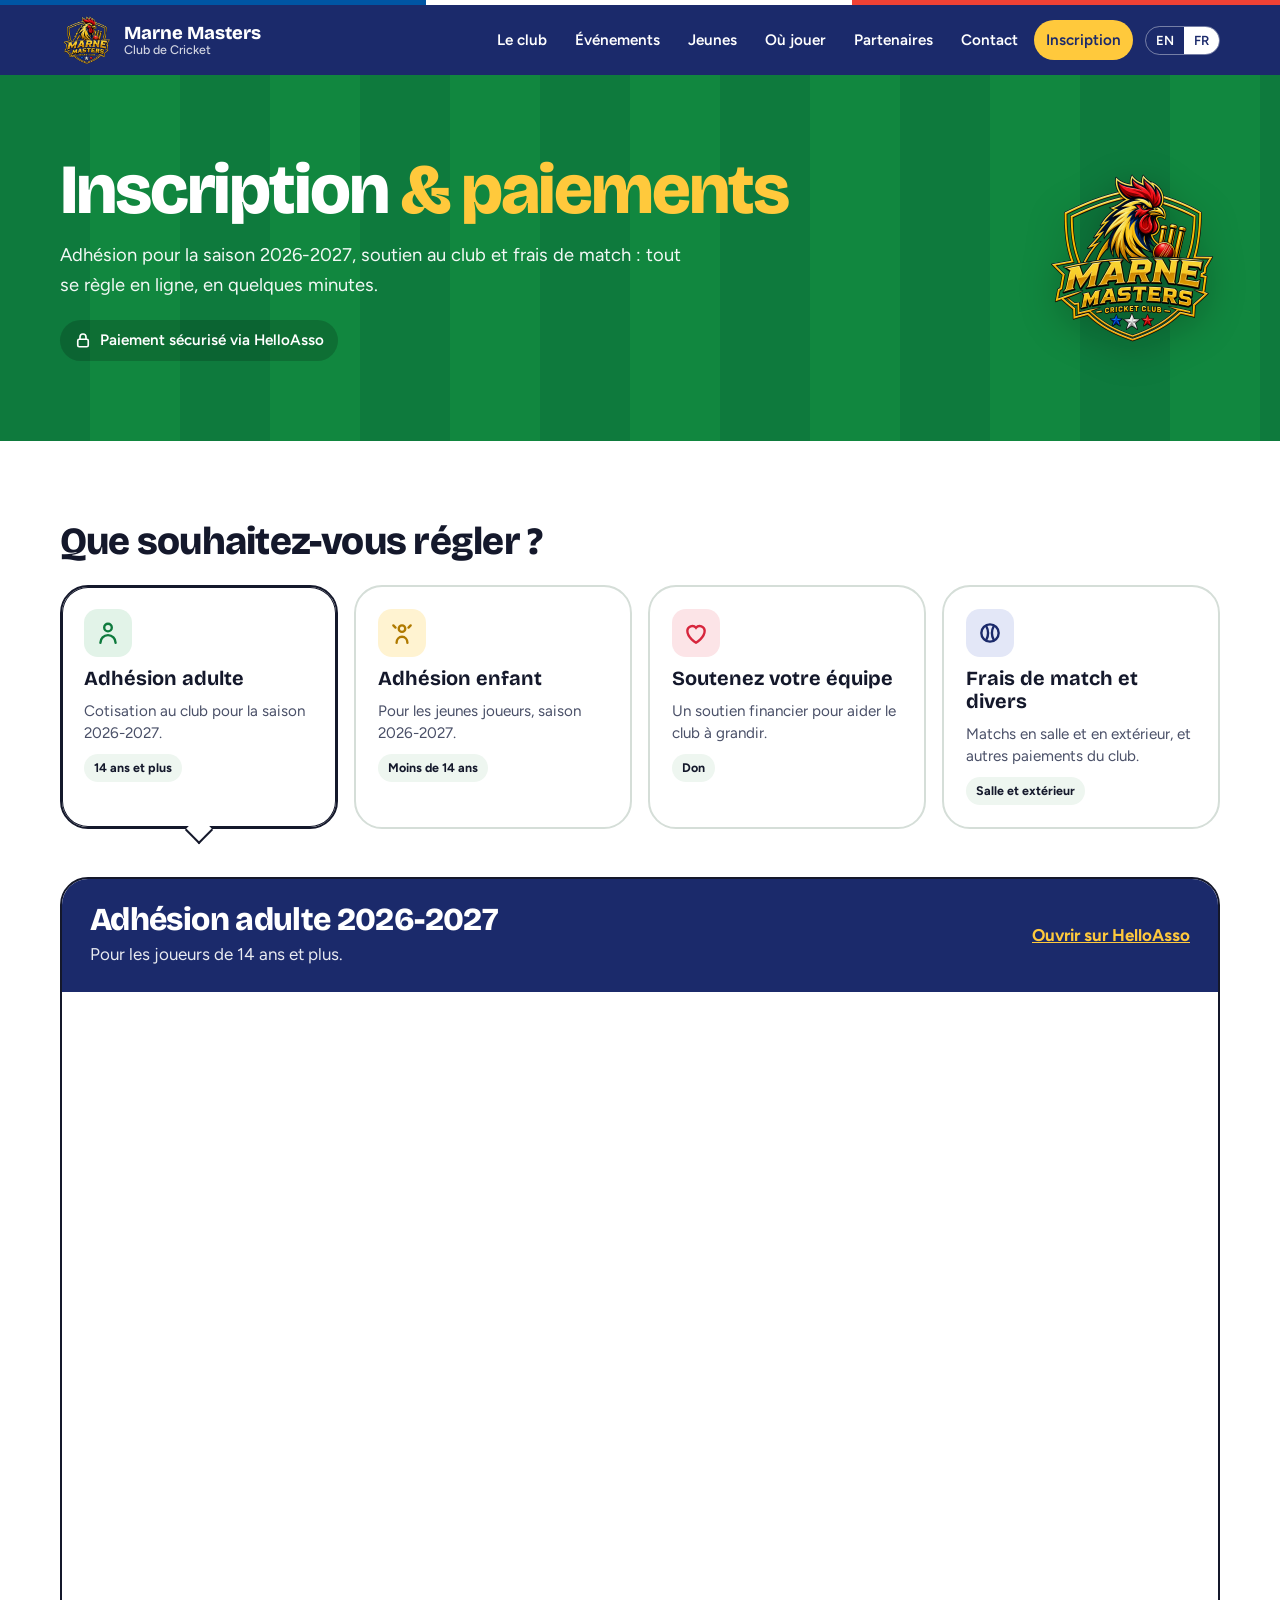
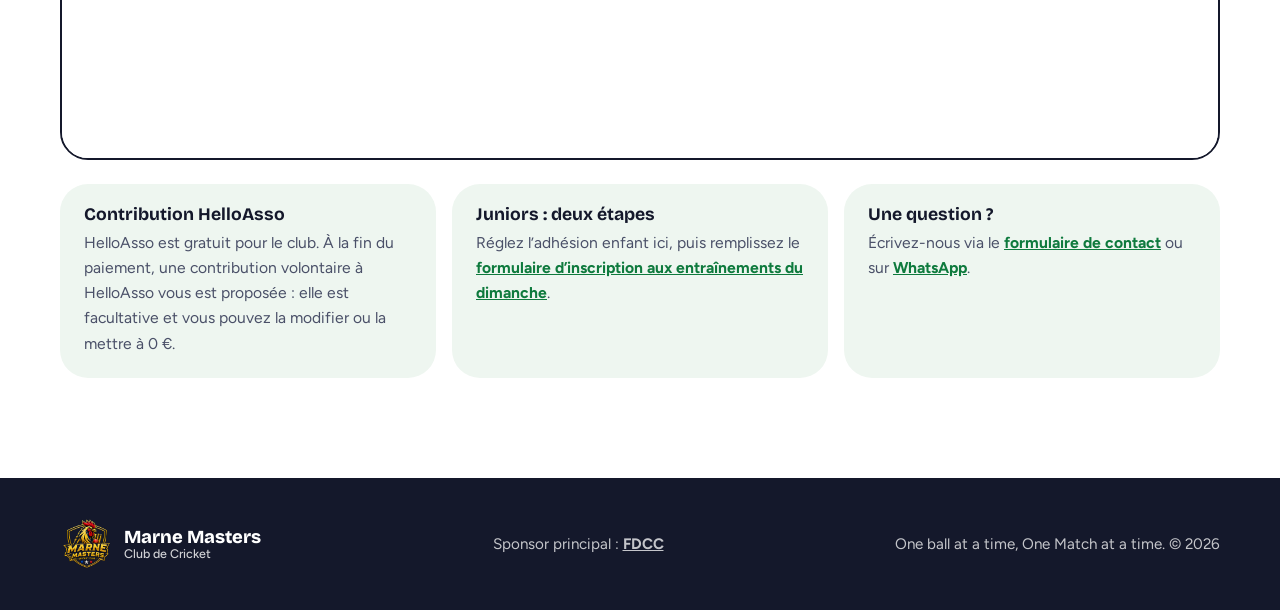
<file: inscription.html>
<!DOCTYPE html>
<html lang="fr">
<head>
<meta charset="UTF-8">
<meta name="viewport" content="width=device-width, initial-scale=1, viewport-fit=cover">
<title>Inscription et paiements | Marne Masters Club de Cricket</title>
<meta name="description" content="Adhésion 2026-2027, soutien au club et frais de match du Marne Masters Club de Cricket. Paiement sécurisé via HelloAsso.">
<link rel="icon" type="image/png" href="favicon.png">
<link rel="apple-touch-icon" href="logo.png">
<link rel="preconnect" href="https://fonts.googleapis.com">
<link rel="preconnect" href="https://fonts.gstatic.com" crossorigin>
<link href="https://fonts.googleapis.com/css2?family=Bricolage+Grotesque:opsz,wght@12..96,500;12..96,700;12..96,800&family=Figtree:wght@400;500;600;700&display=swap" rel="stylesheet">
<link rel="stylesheet" href="styles.css">
<style>
/* ---------- Page header ---------- */
.page-hero{color:#fff;background:repeating-linear-gradient(90deg,var(--pitch) 0 90px,#11873F 90px 180px)}
.page-hero .wrap{padding:clamp(44px,7vw,80px) 0;display:grid;grid-template-columns:1fr auto;gap:32px;align-items:center}
.page-hero h1{font-size:clamp(2.4rem,6vw,4.4rem);font-weight:800;letter-spacing:-.03em;line-height:1}
.page-hero h1 span{color:var(--sun)}
.page-hero p{margin-top:16px;font-size:1.15rem;max-width:52ch;opacity:.95}
.page-hero img{width:clamp(110px,16vw,180px);filter:drop-shadow(0 10px 18px rgba(0,0,0,.3))}
.secure{display:inline-flex;align-items:center;gap:8px;margin-top:20px;background:rgba(0,0,0,.18);padding:8px 14px;border-radius:999px;font-weight:600;font-size:.95rem}
.secure svg{width:18px;height:18px}
@media (max-width:640px){.page-hero .wrap{grid-template-columns:1fr}.page-hero img{display:none}}

/* ---------- Choice cards (tabs) ---------- */
.choose{padding:clamp(48px,7vw,80px) 0 24px}
.choose h2{font-size:clamp(1.6rem,3.4vw,2.4rem);margin-bottom:24px}
.options{display:grid;grid-template-columns:repeat(4,1fr);gap:16px}
.opt{all:unset;box-sizing:border-box;cursor:pointer;display:flex;flex-direction:column;gap:10px;padding:22px;border-radius:var(--radius-lg);background:var(--paper);border:2px solid var(--line);transition:border-color .15s,transform .15s;position:relative}
.opt:hover{transform:translateY(-3px);border-color:var(--ink)}
.opt:focus-visible{outline:3px solid var(--sun);outline-offset:3px}
.opt[aria-selected="true"]{border-color:var(--ink);box-shadow:inset 0 0 0 1px var(--ink)}
.opt[aria-selected="true"]::after{content:"";position:absolute;left:50%;bottom:-13px;width:20px;height:20px;background:var(--paper);border-right:2px solid var(--ink);border-bottom:2px solid var(--ink);transform:translateX(-50%) rotate(45deg)}
.opt .ico{width:48px;height:48px;border-radius:14px;display:grid;place-items:center}
.opt .ico svg{width:26px;height:26px}
.opt strong{font-family:"Bricolage Grotesque",sans-serif;font-size:1.25rem;line-height:1.15;color:var(--ink)}
.opt span.d{color:var(--muted);font-size:.95rem;line-height:1.45}
.opt .pill{align-self:flex-start;font-size:.78rem;font-weight:700;padding:4px 10px;border-radius:999px;background:var(--mist);color:var(--ink)}
@media (max-width:1000px){.options{grid-template-columns:repeat(2,1fr)}.opt[aria-selected="true"]::after{display:none}}
@media (max-width:520px){.options{grid-template-columns:1fr}}

/* ---------- Payment panel ---------- */
.pay{padding:24px 0 clamp(64px,9vw,100px)}
.panel{border:2px solid var(--ink);border-radius:var(--radius-lg);overflow:hidden;background:var(--paper)}
.panel-head{display:flex;flex-wrap:wrap;justify-content:space-between;align-items:center;gap:12px 24px;padding:24px 28px;background:var(--navy);color:#fff}
.panel-head h2{font-size:clamp(1.4rem,3vw,2rem);color:#fff}
.panel-head p{opacity:.9;margin-top:4px}
.panel-head a{color:var(--sun);font-weight:700;white-space:nowrap}
.ha-wrap{background:#fff;padding:8px clamp(0px,2vw,24px)}
.ha-wrap iframe{display:block;width:100%;height:750px;border:0}
.ha-wrap iframe[hidden]{display:none}
.notes{display:grid;grid-template-columns:repeat(3,1fr);gap:16px;margin-top:24px}
.note-card{background:var(--mist);border-radius:var(--radius-lg);padding:22px 24px}
.note-card h3{font-size:1.1rem;margin-bottom:6px}
.note-card p{color:var(--muted);font-size:.98rem}
.note-card a{color:var(--pitch);font-weight:700}
@media (max-width:900px){.notes{grid-template-columns:1fr}}
</style>
</head>
<body>

<div class="tricolore" aria-hidden="true"></div>
<header class="top">
  <nav class="wrap nav" aria-label="Main">
    <a class="brand" href="index.html">
      <img src="logo.png" alt="">
      <span>Marne Masters<small>Club de Cricket</small></span>
    </a>
    <button class="menu-btn" aria-expanded="false" aria-controls="links" data-i18n="menu">Menu</button>
    <div class="links" id="links">
      <a href="index.html#about" data-i18n="nav_about">Le club</a>
      <a href="index.html#events" data-i18n="nav_events">Événements</a>
      <a href="index.html#juniors" data-i18n="nav_juniors">Jeunes</a>
      <a href="index.html#where" data-i18n="nav_where">Où jouer</a>
      <a href="index.html#sponsors" data-i18n="nav_sponsors">Partenaires</a>
      <a href="index.html#contact" data-i18n="nav_contact">Contact</a>
      <a href="inscription.html" class="cta" aria-current="page" data-i18n="nav_join">Inscription</a>
      <div class="lang" role="group" aria-label="Language">
        <button type="button" data-lang="en" aria-pressed="false" lang="en">EN</button>
        <button type="button" data-lang="fr" aria-pressed="true" lang="fr">FR</button>
      </div>
    </div>
  </nav>
</header>

<main>
  <div class="page-hero">
    <div class="wrap">
      <div>
        <h1 data-i18n-html="ph_title">Inscription <span>&amp; paiements</span></h1>
        <p data-i18n="ph_sub">Adhésion pour la saison 2026-2027, soutien au club et frais de match : tout se règle en ligne, en quelques minutes.</p>
        <span class="secure"><svg viewBox="0 0 24 24" fill="none" stroke="currentColor" stroke-width="2.2" stroke-linecap="round"><rect x="5" y="11" width="14" height="10" rx="2"/><path d="M8 11V8a4 4 0 0 1 8 0v3"/></svg><span data-i18n="ph_secure">Paiement sécurisé via HelloAsso</span></span>
      </div>
      <img src="logo.png" alt="">
    </div>
  </div>

  <section class="choose" aria-labelledby="choose-title">
    <div class="wrap">
      <h2 id="choose-title" data-i18n="ch_title">Que souhaitez-vous régler ?</h2>
      <div class="options" role="tablist" aria-label="Payments">
        <button class="opt" role="tab" id="tab-adulte" aria-controls="panel" data-key="adulte">
          <span class="ico" style="background:#E2F3E8" aria-hidden="true"><svg viewBox="0 0 24 24" fill="none" stroke="#0E7A3D" stroke-width="2.2" stroke-linecap="round"><circle cx="12" cy="7" r="3.5"/><path d="M5 21c0-4 3.1-7 7-7s7 3 7 7"/></svg></span>
          <strong data-i18n="o1_t">Adhésion adulte</strong>
          <span class="d" data-i18n="o1_d">Cotisation au club pour la saison 2026-2027.</span>
          <span class="pill" data-i18n="o1_p">14 ans et plus</span>
        </button>
        <button class="opt" role="tab" id="tab-enfant" aria-controls="panel" data-key="enfant">
          <span class="ico" style="background:#FFF3D1" aria-hidden="true"><svg viewBox="0 0 24 24" fill="none" stroke="#B07A00" stroke-width="2.2" stroke-linecap="round"><circle cx="12" cy="8" r="3"/><path d="M7 21c0-3.2 2.2-5.5 5-5.5s5 2.3 5 5.5"/><path d="M4 5l2 2M20 5l-2 2"/></svg></span>
          <strong data-i18n="o2_t">Adhésion enfant</strong>
          <span class="d" data-i18n="o2_d">Pour les jeunes joueurs, saison 2026-2027.</span>
          <span class="pill" data-i18n="o2_p">Moins de 14 ans</span>
        </button>
        <button class="opt" role="tab" id="tab-soutien" aria-controls="panel" data-key="soutien">
          <span class="ico" style="background:#FCE4E7" aria-hidden="true"><svg viewBox="0 0 24 24" fill="none" stroke="#D7263D" stroke-width="2.2" stroke-linecap="round"><path d="M12 21s-8-4.6-8-11a4.5 4.5 0 0 1 8-2.8A4.5 4.5 0 0 1 20 10c0 6.4-8 11-8 11z"/></svg></span>
          <strong data-i18n="o3_t">Soutenez votre équipe</strong>
          <span class="d" data-i18n="o3_d">Un soutien financier pour aider le club à grandir.</span>
          <span class="pill" data-i18n="o3_p">Don</span>
        </button>
        <button class="opt" role="tab" id="tab-match" aria-controls="panel" data-key="match">
          <span class="ico" style="background:#E3E7F7" aria-hidden="true"><svg viewBox="0 0 24 24" fill="none" stroke="#1B2A6B" stroke-width="2.2" stroke-linecap="round"><circle cx="12" cy="12" r="8"/><path d="M8.5 5.5Q12 12 8.5 18.5M15.5 5.5Q12 12 15.5 18.5"/></svg></span>
          <strong data-i18n="o4_t">Frais de match et divers</strong>
          <span class="d" data-i18n="o4_d">Matchs en salle et en extérieur, et autres paiements du club.</span>
          <span class="pill" data-i18n="o4_p">Salle et extérieur</span>
        </button>
      </div>
    </div>
  </section>

  <section class="pay">
    <div class="wrap">
      <div class="panel" id="panel" role="tabpanel" aria-live="polite">
        <div class="panel-head">
          <div>
            <h2 id="panel-title"></h2>
            <p id="panel-sub"></p>
          </div>
          <a id="panel-link" target="_blank" rel="noopener" data-i18n="open_ha">Ouvrir sur HelloAsso</a>
        </div>
        <div class="ha-wrap" id="ha-wrap"></div>
      </div>

      <div class="notes">
        <div class="note-card">
          <h3 data-i18n="n1_t">Contribution HelloAsso</h3>
          <p data-i18n="n1_d">HelloAsso est gratuit pour le club. À la fin du paiement, une contribution volontaire à HelloAsso vous est proposée : elle est facultative et vous pouvez la modifier ou la mettre à 0 €.</p>
        </div>
        <div class="note-card">
          <h3 data-i18n="n2_t">Juniors : deux étapes</h3>
          <p data-i18n-html="n2_d">Réglez l’adhésion enfant ici, puis remplissez le <a href="index.html#juniors">formulaire d’inscription aux entraînements du dimanche</a>.</p>
        </div>
        <div class="note-card">
          <h3 data-i18n="n3_t">Une question ?</h3>
          <p data-i18n-html="n3_d">Écrivez-nous via le <a href="index.html#contact">formulaire de contact</a> ou sur <a href="https://wa.me/33768768808" target="_blank" rel="noopener">WhatsApp</a>.</p>
        </div>
      </div>
    </div>
  </section>
</main>

<footer>
  <div class="wrap foot">
    <a class="brand" href="index.html">
      <img src="logo.png" alt="">
      <span>Marne Masters<small>Club de Cricket</small></span>
    </a>
    <p class="foot-sponsor"><span data-i18n="sp_main">Sponsor principal</span> : <a href="https://www.fdcc.fr" target="_blank" rel="noopener">FDCC</a></p>
    <p>One ball at a time, One Match at a time. &copy; <span id="year"></span></p>
  </div>
</footer>

<script>
/* =====================================================================
   HELLOASSO FORMS — to change a form, replace its address below.
   (Paste the address that ends in /widget from HelloAsso's "Intégrer" code.)
   ===================================================================== */
const HA = {
  adulte:  "https://www.helloasso.com/associations/marne-masters-club-de-cricket/adhesions/adhesion-2026-2027-mmcc/widget",
  enfant:  "https://www.helloasso.com/associations/marne-masters-club-de-cricket/adhesions/adhesion-2026-2027-cricket-enfant/widget",
  soutien: "https://www.helloasso.com/associations/marne-masters-club-de-cricket/paiements/soutenez-votre-equipe/widget",
  match:   "https://www.helloasso.com/associations/marne-masters-club-de-cricket/paiements/club-match-fee-indoor-and-outdoor/widget"
};

const T = {
  fr:{
    menu:"Menu",nav_about:"Le club",nav_events:"Événements",nav_juniors:"Jeunes",nav_where:"Où jouer",nav_sponsors:"Partenaires",nav_contact:"Contact",nav_join:"Inscription",
    ph_title:'Inscription <span>&amp; paiements</span>',
    ph_sub:"Adhésion pour la saison 2026-2027, soutien au club et frais de match : tout se règle en ligne, en quelques minutes.",
    ph_secure:"Paiement sécurisé via HelloAsso",
    ch_title:"Que souhaitez-vous régler ?",
    o1_t:"Adhésion adulte",o1_d:"Cotisation au club pour la saison 2026-2027.",o1_p:"14 ans et plus",
    o2_t:"Adhésion enfant",o2_d:"Pour les jeunes joueurs, saison 2026-2027.",o2_p:"Moins de 14 ans",
    o3_t:"Soutenez votre équipe",o3_d:"Un soutien financier pour aider le club à grandir.",o3_p:"Don",
    o4_t:"Frais de match et divers",o4_d:"Matchs en salle et en extérieur, et autres paiements du club.",o4_p:"Salle et extérieur",
    p_adulte:"Adhésion adulte 2026-2027",s_adulte:"Pour les joueurs de 14 ans et plus.",
    p_enfant:"Adhésion enfant 2026-2027",s_enfant:"Pour les enfants de moins de 14 ans. Le formulaire est rempli par un parent.",
    p_soutien:"Soutenez votre équipe",s_soutien:"Chaque contribution aide à développer le cricket à Marne Masters. Merci !",
    p_match:"Frais de match et paiements divers",s_match:"Matchs en salle et en extérieur, et autres paiements demandés par le club.",
    open_ha:"Ouvrir sur HelloAsso",
    n1_t:"Contribution HelloAsso",n1_d:"HelloAsso est gratuit pour le club. À la fin du paiement, une contribution volontaire à HelloAsso vous est proposée : elle est facultative et vous pouvez la modifier ou la mettre à 0 €.",
    n2_t:"Juniors : deux étapes",n2_d:'Réglez l’adhésion enfant ici, puis remplissez le <a href="index.html#juniors">formulaire d’inscription aux entraînements du dimanche</a>.',
    n3_t:"Une question ?",n3_d:'Écrivez-nous via le <a href="index.html#contact">formulaire de contact</a> ou sur <a href="https://wa.me/33768768808" target="_blank" rel="noopener">WhatsApp</a>.',
    sp_main:"Sponsor principal"
  },
  en:{
    menu:"Menu",nav_about:"The club",nav_events:"Events",nav_juniors:"Juniors",nav_where:"Where we play",nav_sponsors:"Sponsors",nav_contact:"Contact",nav_join:"Register",
    ph_title:'Registration <span>&amp; payments</span>',
    ph_sub:"Membership for the 2026-2027 season, club support and match fees: everything is paid online in a few minutes.",
    ph_secure:"Secure payment with HelloAsso",
    ch_title:"What would you like to pay for?",
    o1_t:"Adult membership",o1_d:"Club membership fee for the 2026-2027 season.",o1_p:"Age 14 and over",
    o2_t:"Child membership",o2_d:"For young players, 2026-2027 season.",o2_p:"Under 14",
    o3_t:"Support your team",o3_d:"Financial support to help the club grow.",o3_p:"Donation",
    o4_t:"Match fees and other payments",o4_d:"Indoor and outdoor matches, and other club payments.",o4_p:"Indoor and outdoor",
    p_adulte:"Adult membership 2026-2027",s_adulte:"For players aged 14 and over.",
    p_enfant:"Child membership 2026-2027",s_enfant:"For children under 14. The form is filled in by a parent.",
    p_soutien:"Support your team",s_soutien:"Every contribution helps grow cricket at Marne Masters. Thank you!",
    p_match:"Match fees and other payments",s_match:"Indoor and outdoor matches, and other payments requested by the club.",
    open_ha:"Open on HelloAsso",
    n1_t:"HelloAsso contribution",n1_d:"HelloAsso is free for the club. At the end of the payment, HelloAsso suggests a voluntary contribution to its platform: it is optional and you can change it or set it to €0.",
    n2_t:"Juniors: two steps",n2_d:'Pay the child membership here, then fill in the <a href="index.html#juniors">Sunday training registration form</a>.',
    n3_t:"Any questions?",n3_d:'Write to us using the <a href="index.html#contact">contact form</a> or on <a href="https://wa.me/33768768808" target="_blank" rel="noopener">WhatsApp</a>.',
    sp_main:"Main sponsor"
  }
};

let lang = "fr";
try { lang = localStorage.getItem("mm-lang") || "fr"; } catch(e){}
let current = "adulte";
const frames = {};

function show(key, updateHash){
  if (!HA[key]) key = "adulte";
  current = key;
  document.querySelectorAll(".opt").forEach(b => {
    const on = b.dataset.key === key;
    b.setAttribute("aria-selected", on); b.tabIndex = on ? 0 : -1;
  });
  document.getElementById("panel").setAttribute("aria-labelledby", "tab-" + key);
  const wrap = document.getElementById("ha-wrap");
  Object.values(frames).forEach(f => f.hidden = true);
  if (!frames[key]){                       // load each HelloAsso form only the first time it is opened
    const f = document.createElement("iframe");
    f.className = "ha";
    f.src = HA[key];
    f.title = "HelloAsso";
    f.setAttribute("allow", "payment 'self' https://paymenthub.helloassopay.com https://helloasso.com");
    f.setAttribute("allowtransparency", "true");
    f.setAttribute("scrolling", "auto");
    wrap.appendChild(f); frames[key] = f;
  }
  frames[key].hidden = false;
  document.getElementById("panel-link").href = HA[key].replace(/\/widget$/, "");
  texts();
  if (updateHash) history.replaceState(null, "", "#" + key);
}
function texts(){
  document.getElementById("panel-title").textContent = T[lang]["p_" + current];
  document.getElementById("panel-sub").textContent = T[lang]["s_" + current];
}
function setLang(l){
  lang = l; document.documentElement.lang = l;
  try { localStorage.setItem("mm-lang", l); } catch(e){}
  document.querySelectorAll("[data-i18n]").forEach(el => { const v = T[l][el.dataset.i18n]; if (v) el.textContent = v; });
  document.querySelectorAll("[data-i18n-html]").forEach(el => { el.innerHTML = T[l][el.dataset.i18nHtml]; });
  document.querySelectorAll(".lang button").forEach(b => b.setAttribute("aria-pressed", b.dataset.lang === l));
  document.title = (l === "fr" ? "Inscription et paiements" : "Registration and payments") + " | Marne Masters Club de Cricket";
  texts();
}

/* HelloAsso tells the page how tall its form is: resize the matching frame */
window.addEventListener("message", e => {
  if (!e.data || !e.data.height) return;
  Object.values(frames).forEach(f => { if (e.source === f.contentWindow) f.style.height = e.data.height + "px"; });
});

document.querySelectorAll(".opt").forEach(b => b.addEventListener("click", () => {
  show(b.dataset.key, true);
  if (matchMedia("(max-width:1000px)").matches) document.getElementById("panel").scrollIntoView({behavior:"smooth", block:"start"});
}));
document.querySelector(".options").addEventListener("keydown", e => {
  const keys = Object.keys(HA); let i = keys.indexOf(current);
  if (e.key === "ArrowRight" || e.key === "ArrowDown") i = (i + 1) % keys.length;
  else if (e.key === "ArrowLeft" || e.key === "ArrowUp") i = (i - 1 + keys.length) % keys.length;
  else return;
  e.preventDefault(); show(keys[i], true); document.getElementById("tab-" + keys[i]).focus();
});
window.addEventListener("hashchange", () => show(location.hash.slice(1), false));

const menuBtn = document.querySelector(".menu-btn"), links = document.getElementById("links");
menuBtn.addEventListener("click", () => { const o = links.classList.toggle("open"); menuBtn.setAttribute("aria-expanded", o); });
document.querySelectorAll(".lang button").forEach(b => b.addEventListener("click", () => setLang(b.dataset.lang)));
document.getElementById("year").textContent = new Date().getFullYear();

show(location.hash.slice(1) || "adulte", false);
setLang(lang);
</script>
</body>
</html>
</file>
<file: styles.css>
/* Shared styles for all pages of the Marne Masters website */
:root{
  --pitch:#0E7A3D;
  --pitch-dark:#09592C;
  --navy:#1B2A6B;
  --red:#D7263D;
  --sun:#FFC93C;
  --ink:#14182B;
  --paper:#FFFFFF;
  --mist:#EEF6F0;
  --muted:#4A5068;
  --line:#D5DED8;
  --radius-lg:28px;
  --radius-sm:10px;
}
@media (prefers-color-scheme: dark){
  :root:not([data-theme="light"]){
    --ink:#EEF1F7; --paper:#0F1424; --mist:#151C30; --muted:#AAB1C7; --line:#2A3350;
  }
}
:root[data-theme="dark"]{
  --ink:#EEF1F7; --paper:#0F1424; --mist:#151C30; --muted:#AAB1C7; --line:#2A3350;
}
*,*::before,*::after{box-sizing:border-box}
:root{padding-top:env(safe-area-inset-top,0px);padding-bottom:env(safe-area-inset-bottom,0px)}
html{scroll-behavior:smooth;scroll-padding-top:calc(76px + env(safe-area-inset-top,0px))}
body{margin:0;font-family:"Figtree",system-ui,-apple-system,"Segoe UI",Arial,sans-serif;font-size:1.0625rem;line-height:1.6;color:var(--ink);background:var(--paper)}
img{max-width:100%;display:block}
a{color:inherit}
h1,h2,h3{font-family:"Bricolage Grotesque","Figtree",system-ui,sans-serif;line-height:1.05;margin:0}
h2{font-size:clamp(2rem,4.5vw,3.25rem);font-weight:800;letter-spacing:-.02em}
h3{font-size:1.35rem;font-weight:700}
p{margin:0}
.wrap{width:min(1160px,100% - 40px);margin-inline:auto}
:focus-visible{outline:3px solid var(--sun);outline-offset:3px;border-radius:6px}
@media (prefers-reduced-motion: reduce){*{animation:none!important;transition:none!important;scroll-behavior:auto!important}}

/* ---------- Header ---------- */
.tricolore{height:5px;background:linear-gradient(90deg,#0055A4 0 33.3%,#fff 33.3% 66.6%,#EF4135 66.6%)}
header.top{position:sticky;top:env(safe-area-inset-top,0px);z-index:50;background:var(--navy);color:#fff}
.nav{display:flex;align-items:center;gap:20px;height:70px}
.brand{display:flex;align-items:center;gap:12px;text-decoration:none;font-family:"Bricolage Grotesque",sans-serif;font-weight:800;font-size:1.15rem;line-height:1.1}
.brand img{width:52px;height:52px;object-fit:contain}
.brand small{display:block;font-family:"Figtree",sans-serif;font-weight:500;font-size:.78rem;opacity:.8}
.links{display:flex;gap:4px;margin-left:auto;align-items:center}
.links a{text-decoration:none;padding:8px 12px;border-radius:999px;font-weight:600;font-size:.95rem}
.links a:hover{background:rgba(255,255,255,.12)}
.links a.cta{background:var(--sun);color:var(--navy)}
.links a.cta:hover{background:#ffd76a}
.lang{display:flex;border:1.5px solid rgba(255,255,255,.4);border-radius:999px;overflow:hidden;margin-left:8px}
.lang button{background:none;border:0;color:#fff;font:600 .82rem "Figtree",sans-serif;padding:6px 10px;cursor:pointer}
.lang button[aria-pressed="true"]{background:#fff;color:var(--navy)}
.menu-btn{display:none;margin-left:auto;background:none;border:2px solid rgba(255,255,255,.5);color:#fff;border-radius:10px;padding:6px 12px;font:600 .95rem "Figtree",sans-serif;cursor:pointer}
@media (max-width:1180px){
  .menu-btn{display:block}
  .links{display:none;position:absolute;left:0;right:0;top:100%;flex-direction:column;align-items:stretch;background:var(--navy);padding:12px 20px 20px;gap:6px}
  .links.open{display:flex}
  .links a{padding:12px 14px}
  .lang{margin:6px 0 0;align-self:flex-start}
}

/* ---------- Hero: a mown cricket field ---------- */
.hero{position:relative;overflow:hidden;color:#fff;background:
  repeating-linear-gradient(90deg,var(--pitch) 0 90px,#11873F 90px 180px);}
.hero::after{content:"";position:absolute;inset:auto 0 0 0;height:90px;background:linear-gradient(transparent,rgba(0,0,0,.18))}
.hero-grid{position:relative;z-index:1;display:grid;grid-template-columns:1.35fr .9fr;gap:40px;align-items:center;padding:clamp(56px,9vw,110px) 0 clamp(70px,10vw,120px)}
.slogan{text-wrap:balance;font-size:clamp(2.4rem,5.6vw,4.4rem);font-weight:800;letter-spacing:-.035em;line-height:.98}
.slogan span{display:block}
.slogan span:last-child{color:var(--sun)}
.hero p.lead{margin-top:24px;font-size:clamp(1.1rem,1.8vw,1.3rem);max-width:34ch;opacity:.95}
.btns{display:flex;flex-wrap:wrap;gap:12px;margin-top:32px}
.btn{display:inline-flex;align-items:center;gap:10px;padding:14px 24px;border-radius:999px;font-weight:700;text-decoration:none;font-size:1rem;border:2px solid transparent;cursor:pointer;font-family:inherit}
.btn-sun{background:var(--sun);color:var(--navy)}
.btn-sun:hover{background:#ffd76a}
.btn-ghost{border-color:#fff;color:#fff;background:transparent}
.btn-ghost:hover{background:rgba(255,255,255,.12)}
.badge-wrap{position:relative;justify-self:center;width:min(440px,82vw)}
.badge{width:100%;height:auto;filter:drop-shadow(0 14px 24px rgba(0,0,0,.35));animation:land .9s cubic-bezier(.2,.9,.3,1.2) .2s both}
@keyframes land{from{opacity:0;transform:translateY(-40px) scale(.85) rotate(-6deg)}to{opacity:1;transform:none}}
/* the one moment of motion: a ball rolls in and settles at the badge */
@media (max-width:820px){.hero-grid{grid-template-columns:1fr}.badge-wrap{width:min(300px,76vw);order:-1}}

/* ---------- About ---------- */
section{padding:clamp(64px,9vw,110px) 0}
.intro{display:grid;grid-template-columns:1fr 1.2fr;gap:48px;align-items:end;margin-bottom:48px}
.intro p{color:var(--muted);font-size:1.15rem;max-width:52ch}
.fans{font-family:"Bricolage Grotesque",sans-serif;font-weight:800;color:var(--red)}
.pillars{display:grid;grid-template-columns:repeat(2,1fr);gap:0;border-top:3px solid var(--ink)}
.pillar{padding:32px 32px 36px 0;border-bottom:1px solid var(--line);display:grid;grid-template-columns:56px 1fr;gap:18px}
.pillar:nth-child(odd){border-right:1px solid var(--line)}
.pillar:nth-child(even){padding-left:32px}
.pillar .ico{width:56px;height:56px;border-radius:16px;display:grid;place-items:center}
.pillar p{color:var(--muted);margin-top:8px}
@media (max-width:820px){.intro{grid-template-columns:1fr;gap:16px}.pillars{grid-template-columns:1fr}.pillar,.pillar:nth-child(even){padding:28px 0;border-right:0}}

/* ---------- Values ---------- */
.values{background:var(--sun);color:var(--navy);padding:clamp(48px,7vw,80px) 0}
.values-row{display:flex;flex-wrap:wrap;justify-content:space-between;gap:8px 24px;margin-top:20px}
.values-row b{font-family:"Bricolage Grotesque",sans-serif;font-weight:800;font-size:clamp(2rem,5.5vw,4rem);letter-spacing:-.03em;line-height:1}
.values-row b:nth-child(2){color:var(--red)}
.values-row b:nth-child(4){color:var(--pitch-dark)}
.values p{font-weight:600;font-size:1.1rem}

/* ---------- Events ---------- */
.events{background:var(--mist)}
.section-head{display:flex;justify-content:space-between;align-items:end;gap:24px;flex-wrap:wrap;margin-bottom:36px}
.section-head p{color:var(--muted);max-width:46ch}
.event-list{display:grid;gap:16px}
.event{display:grid;grid-template-columns:110px 1fr auto;gap:28px;align-items:center;background:var(--paper);border-radius:var(--radius-lg);padding:22px 28px;border-left:8px solid var(--pitch)}
.event:nth-child(3n+2){border-left-color:var(--red)}
.event:nth-child(3n+3){border-left-color:var(--navy)}
.date{text-align:center;line-height:1}
.date .d{font-family:"Bricolage Grotesque",sans-serif;font-weight:800;font-size:3rem}
.date .m{font-weight:700;font-size:1rem;margin-top:4px;text-transform:capitalize}
.date .w{font-size:.85rem;color:var(--muted);margin-top:4px;text-transform:capitalize}
.event .meta{color:var(--muted);font-weight:600;font-size:.95rem;margin-top:6px}
.event .details{margin-top:6px}
.tag{background:var(--sun);color:var(--navy);font-weight:700;font-size:.85rem;padding:6px 14px;border-radius:999px;white-space:nowrap}
.empty{background:var(--paper);border-radius:var(--radius-lg);padding:36px;text-align:center}
.empty a{font-weight:700;color:var(--pitch)}
@media (max-width:640px){.event{grid-template-columns:72px 1fr;padding:20px}.date .d{font-size:2.2rem}.tag{grid-column:2;justify-self:start}}

/* ---------- Map ---------- */
.tabs{display:flex;gap:10px;flex-wrap:wrap;margin-bottom:20px}
.tab{font:700 1rem "Figtree",sans-serif;padding:12px 20px;border-radius:999px;border:2px solid var(--ink);background:transparent;color:var(--ink);cursor:pointer;display:flex;align-items:center;gap:10px}
.tab[aria-selected="true"]{background:var(--ink);color:var(--paper)}
.now{background:var(--red);color:#fff;font-size:.75rem;padding:3px 9px;border-radius:999px}
.map-card{display:grid;grid-template-columns:1fr 2fr;border-radius:var(--radius-lg);overflow:hidden;border:2px solid var(--ink)}
.map-info{padding:32px;background:var(--navy);color:#fff;display:flex;flex-direction:column;gap:14px}
.map-info .season{font-family:"Bricolage Grotesque",sans-serif;font-weight:800;font-size:2rem;line-height:1.05;color:var(--sun)}
.map-info a{font-weight:700;color:var(--sun)}
.map-frame{min-height:420px;background:var(--mist)}
.map-frame iframe{width:100%;height:100%;min-height:420px;border:0;display:block}
@media (max-width:820px){.map-card{grid-template-columns:1fr}.map-frame,.map-frame iframe{min-height:340px}}

/* ---------- Contact ---------- */
.contact{background:var(--navy);color:#fff}
.contact-grid{display:grid;grid-template-columns:.9fr 1.1fr;gap:56px}
.contact .side p{opacity:.9;margin-top:16px;max-width:40ch}
form{display:grid;gap:16px;grid-template-columns:1fr 1fr}
.field{display:grid;gap:6px}
.field.full{grid-column:1/-1}
label{font-weight:600;font-size:.95rem}
input,select,textarea{font:inherit;font-size:1rem;color:var(--ink);background:#fff;border:2px solid transparent;border-radius:var(--radius-sm);padding:12px 14px;width:100%}
input:focus,select:focus,textarea:focus{outline:none;border-color:var(--sun)}
textarea{min-height:140px;resize:vertical}
.hp{position:absolute;left:-9999px}
.status{grid-column:1/-1;font-weight:600;border-radius:var(--radius-sm);padding:0}
.status.ok{background:#E3F6E9;color:var(--pitch-dark);padding:14px 16px}
.status.err{background:#FCE4E7;color:#9B1527;padding:14px 16px}
@media (max-width:820px){.contact-grid{grid-template-columns:1fr;gap:32px}form{grid-template-columns:1fr}}

/* ---------- Community ---------- */
.community-grid{display:grid;grid-template-columns:repeat(3,1fr);gap:18px}
.social{display:flex;flex-direction:column;gap:14px;padding:30px;border-radius:var(--radius-lg);text-decoration:none;color:#fff;min-height:200px;transition:transform .2s}
.social:hover{transform:translateY(-4px)}
.social svg{width:40px;height:40px}
.social strong{font-family:"Bricolage Grotesque",sans-serif;font-size:1.5rem;line-height:1.1;margin-top:auto}
.social span{opacity:.92}
.s-group{background:#128C4A}
.s-chat{background:var(--pitch-dark)}
.s-insta{background:linear-gradient(135deg,#F58529,#DD2A7B 50%,#8134AF)}
@media (max-width:820px){.community-grid{grid-template-columns:1fr}.social{min-height:0}}


/* ---------- Juniors ---------- */
.juniors-grid{display:grid;grid-template-columns:.85fr 1.15fr;gap:40px;align-items:start}
.jcard{position:sticky;top:calc(90px + env(safe-area-inset-top,0px));background:var(--red);color:#fff;border-radius:var(--radius-lg);padding:34px;display:grid;gap:22px}
.jcard .when{font-family:"Bricolage Grotesque",sans-serif;font-weight:800;font-size:clamp(2rem,4vw,2.8rem);line-height:1}
.jcard .when span{display:block;color:var(--sun)}
.jrow{display:grid;grid-template-columns:28px 1fr;gap:12px;align-items:start}
.jrow svg{width:24px;height:24px;margin-top:2px}
.jrow b{display:block}
.jcard a{color:var(--sun);font-weight:700}
.jcard .note{background:rgba(255,255,255,.14);border-radius:var(--radius-sm);padding:14px 16px}
.form-embed{background:#fff;border-radius:var(--radius-lg);border:2px solid var(--line);overflow:hidden}
.form-embed iframe{display:block;width:100%;height:1458px;border:0}
.form-alt{margin-top:12px;color:var(--muted);font-size:.95rem}
.form-alt a{color:var(--pitch);font-weight:700}
@media (max-width:900px){.juniors-grid{grid-template-columns:1fr}.jcard{position:static}.form-embed iframe{height:1750px}}

/* ---------- Sponsors ---------- */
.sponsors{background:var(--mist)}
.sponsor-main{display:grid;grid-template-columns:1fr 1.15fr;border-radius:var(--radius-lg);overflow:hidden;background:var(--paper);border:2px solid var(--ink)}
.sponsor-logo{position:relative;background:#fff;display:grid;place-items:center;padding:64px 40px 48px}
.sponsor-logo a{display:block;width:min(380px,100%)}
.sponsor-logo img{width:100%;height:auto}
.ribbon{position:absolute;top:20px;left:20px;background:var(--sun);color:var(--navy);font-weight:800;font-size:.85rem;letter-spacing:.06em;text-transform:uppercase;padding:8px 14px;border-radius:999px;display:flex;align-items:center;gap:8px}
.ribbon svg{width:16px;height:16px}
.sponsor-info{padding:36px 40px;display:grid;gap:16px;align-content:center;border-left:2px solid var(--ink)}
.sponsor-info .kind{color:var(--red);font-weight:700;text-transform:uppercase;letter-spacing:.06em;font-size:.85rem}
.sponsor-info h3{font-size:clamp(1.5rem,2.6vw,2rem);font-weight:800}
.sponsor-info p.desc{color:var(--muted)}
.sponsor-facts{display:grid;gap:10px;margin:4px 0 0;padding:0;list-style:none}
.sponsor-facts li{display:grid;grid-template-columns:24px 1fr;gap:10px;align-items:start}
.sponsor-facts svg{width:20px;height:20px;margin-top:3px;color:var(--pitch)}
.sponsor-facts a{color:var(--ink);font-weight:600;text-decoration-color:var(--pitch);text-underline-offset:3px}
.btn-navy{background:var(--navy);color:#fff;justify-self:start}
.btn-navy:hover{background:#26398c}
.become{margin-top:20px;display:flex;flex-wrap:wrap;gap:16px 28px;align-items:center;justify-content:space-between;background:var(--navy);color:#fff;border-radius:var(--radius-lg);padding:26px 32px}
.become h3{color:var(--sun)}
.become p{opacity:.9;margin-top:4px;max-width:56ch}
.foot-sponsor{font-size:.9rem;opacity:.75}
.foot-sponsor a{color:inherit;font-weight:700}
@media (max-width:820px){.sponsor-main{grid-template-columns:1fr}.sponsor-info{border-left:0;border-top:2px solid var(--ink);padding:28px 24px}.sponsor-logo{padding:76px 32px 36px}}

footer{background:var(--ink);color:var(--paper);padding:40px 0}
.foot{display:flex;flex-wrap:wrap;justify-content:space-between;align-items:center;gap:20px}
.foot p{opacity:.75;font-size:.95rem}
</file>
